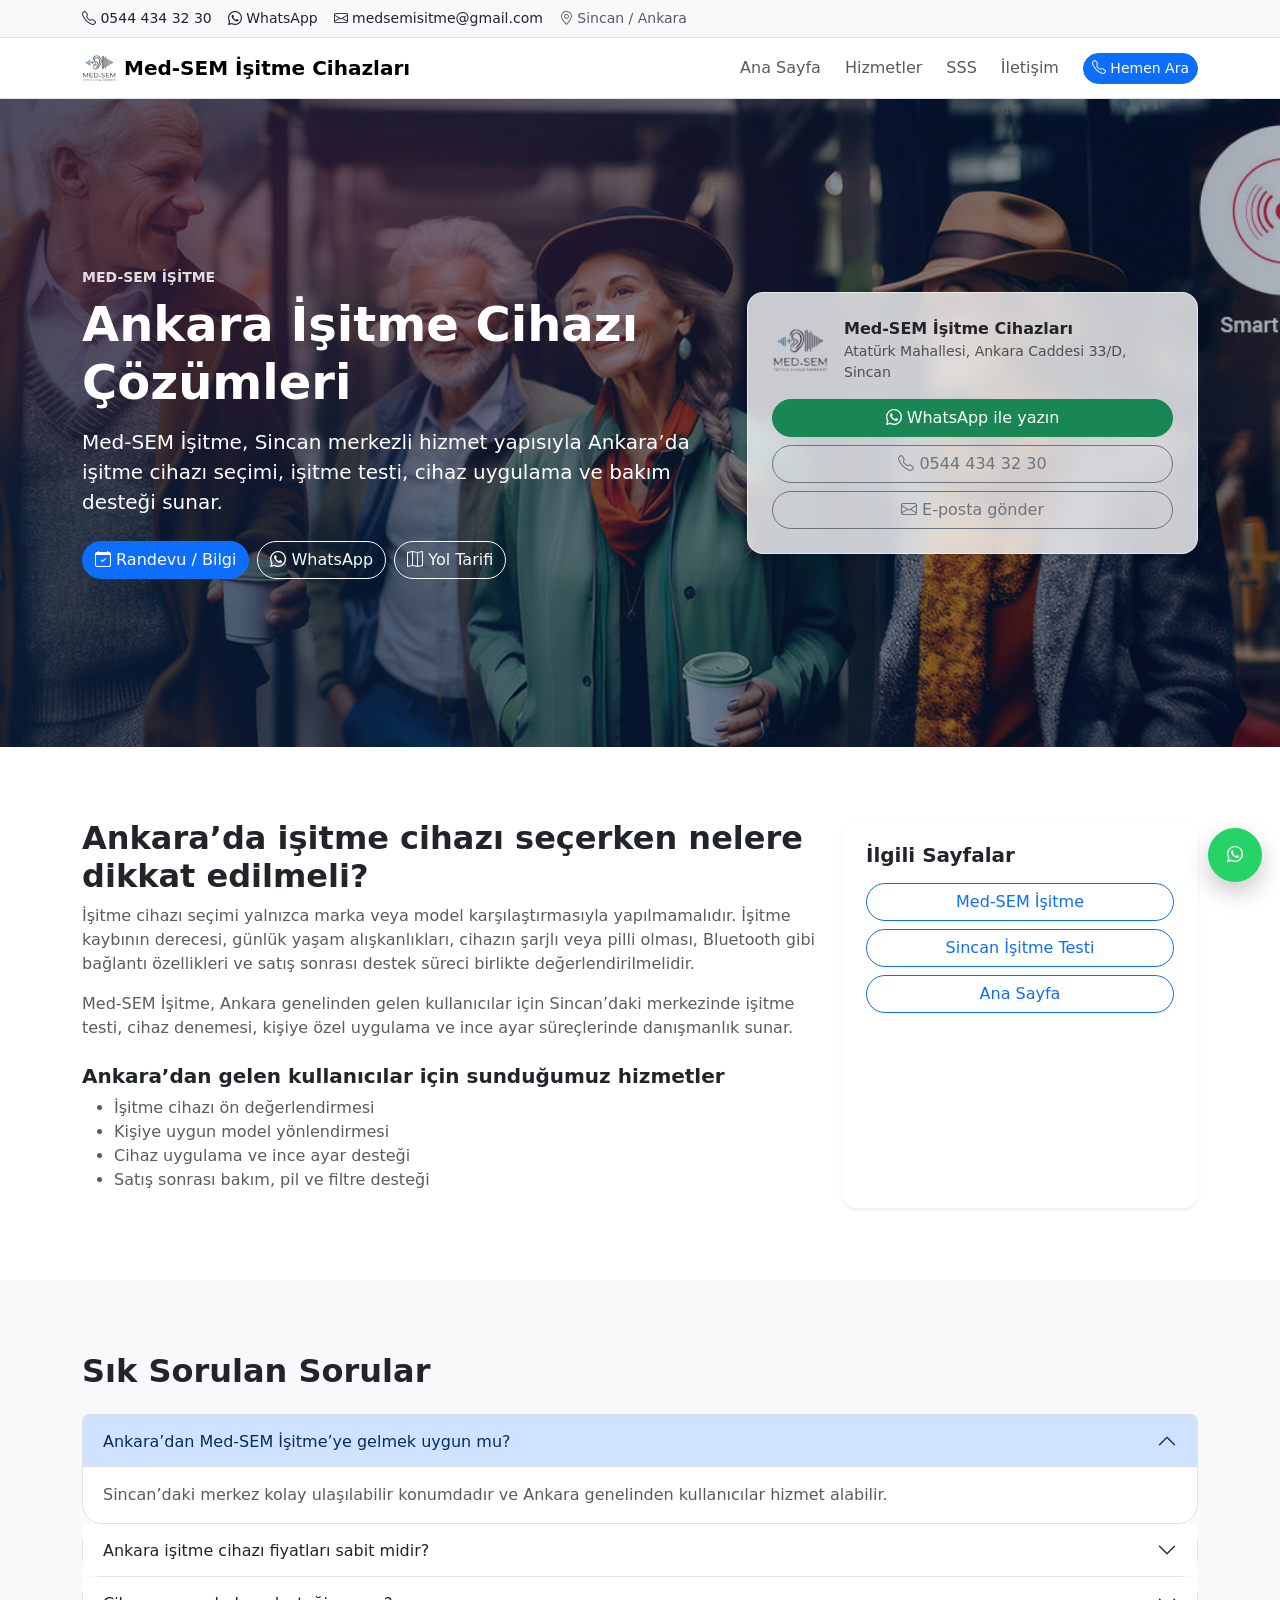
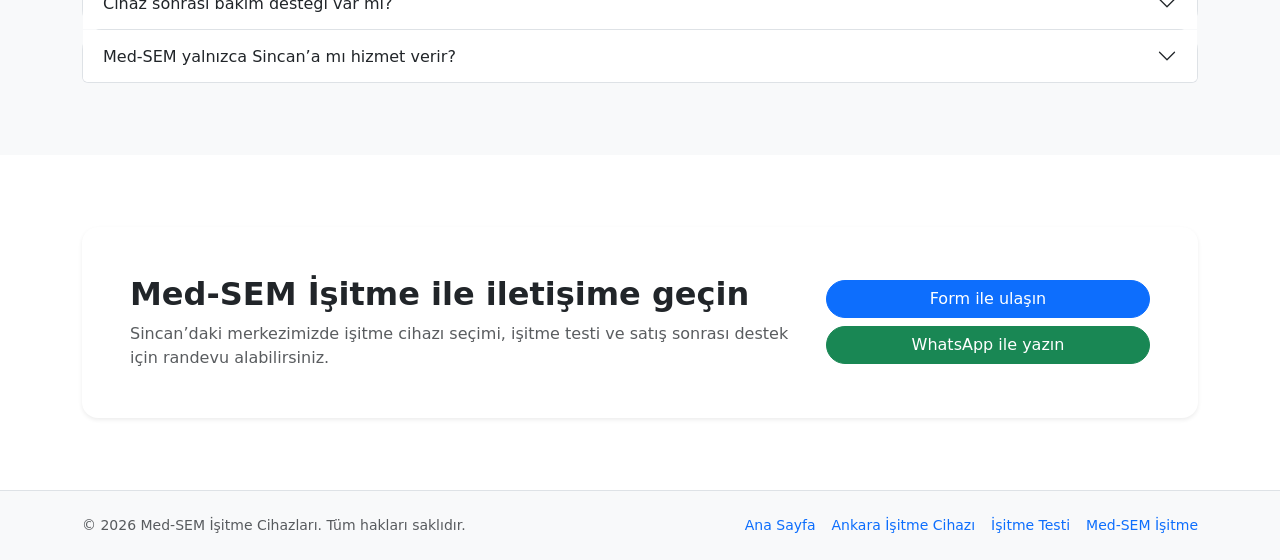
<file: ankara-isitme-cihazi/index.html>
<!doctype html><html lang="tr" data-bs-theme="light"><head><meta charset="utf-8"/><meta name="viewport" content="width=device-width, initial-scale=1.0"/><title>Ankara İşitme Cihazı | Med-SEM İşitme</title><meta name="description" content="Med-SEM İşitme, Sincan merkezli hizmet yapısıyla Ankara’da işitme cihazı seçimi, işitme testi, uygulama ve satış sonrası destek sunar."><meta name="robots" content="index, follow"><link rel="canonical" href="https://sincanisitmecihazi.com/ankara-isitme-cihazi/"><meta property="og:title" content="Ankara İşitme Cihazı | Med-SEM İşitme"><meta property="og:description" content="Med-SEM İşitme, Sincan merkezli hizmet yapısıyla Ankara’da işitme cihazı seçimi, işitme testi, uygulama ve satış sonrası destek sunar."><meta property="og:type" content="article"><meta property="og:url" content="https://sincanisitmecihazi.com/ankara-isitme-cihazi/"><meta property="og:image" content="https://sincanisitmecihazi.com/assets/img/logo-512.png"><meta property="og:locale" content="tr_TR"><meta name="twitter:card" content="summary_large_image"><meta name="twitter:title" content="Ankara İşitme Cihazı | Med-SEM İşitme"><meta name="twitter:description" content="Med-SEM İşitme, Sincan merkezli hizmet yapısıyla Ankara’da işitme cihazı seçimi, işitme testi, uygulama ve satış sonrası destek sunar."><meta name="twitter:image" content="https://sincanisitmecihazi.com/assets/img/logo-512.png"><meta name="theme-color" content="#0d6efd"><link rel="icon" type="image/png" sizes="32x32" href="/assets/img/logo.png"><link rel="apple-touch-icon" href="/assets/img/logo-512.png"><link rel="preconnect" href="https://cdn.jsdelivr.net" crossorigin/><link href="https://cdn.jsdelivr.net/npm/bootstrap@5.3.3/dist/css/bootstrap.min.css" rel="stylesheet"><link href="https://cdn.jsdelivr.net/npm/bootstrap-icons@1.11.3/font/bootstrap-icons.min.css" rel="stylesheet"><link rel="stylesheet" href="https://cdn.jsdelivr.net/npm/swiper/swiper-bundle.min.css"/><link href="../assets/css/custom.css" rel="stylesheet"/><script type="application/ld+json">{
  "@context": "https://schema.org",
  "@graph": [
    {
      "@type": "MedicalBusiness",
      "@id": "https://sincanisitmecihazi.com/#business",
      "name": "Med-SEM İşitme Cihazları",
      "image": "https://sincanisitmecihazi.com/assets/img/logo-512.png",
      "url": "https://sincanisitmecihazi.com/",
      "telephone": "+90 544 434 32 30",
      "address": {
        "@type": "PostalAddress",
        "streetAddress": "Atatürk Mahallesi, Ankara Caddesi 33/D",
        "addressLocality": "Sincan",
        "addressRegion": "Ankara",
        "postalCode": "06936",
        "addressCountry": "TR"
      },
      "areaServed": [
        "Sincan",
        "Ankara"
      ],
      "sameAs": [
        "https://maps.app.goo.gl/bXChtTkntJtczPQC7"
      ]
    },
    {
      "@type": "WebPage",
      "@id": "https://sincanisitmecihazi.com/ankara-isitme-cihazi/#webpage",
      "url": "https://sincanisitmecihazi.com/ankara-isitme-cihazi/",
      "name": "Ankara İşitme Cihazı | Med-SEM İşitme",
      "description": "Med-SEM İşitme, Sincan merkezli hizmet yapısıyla Ankara’da işitme cihazı seçimi, işitme testi, uygulama ve satış sonrası destek sunar.",
      "about": {
        "@id": "https://sincanisitmecihazi.com/#business"
      },
      "inLanguage": "tr"
    },
    {
      "@type": "BreadcrumbList",
      "@id": "https://sincanisitmecihazi.com/ankara-isitme-cihazi/#breadcrumb",
      "itemListElement": [
        {
          "@type": "ListItem",
          "position": 1,
          "name": "Ana Sayfa",
          "item": "https://sincanisitmecihazi.com/"
        },
        {
          "@type": "ListItem",
          "position": 2,
          "name": "Ankara İşitme Cihazı",
          "item": "https://sincanisitmecihazi.com/ankara-isitme-cihazi/"
        }
      ]
    },
    {
      "@type": "FAQPage",
      "mainEntity": [
        {
          "@type": "Question",
          "name": "Ankara’dan Med-SEM İşitme’ye gelmek uygun mu?",
          "acceptedAnswer": {
            "@type": "Answer",
            "text": "Sincan’daki merkez kolay ulaşılabilir konumdadır ve Ankara genelinden kullanıcılar hizmet alabilir."
          }
        },
        {
          "@type": "Question",
          "name": "Ankara işitme cihazı fiyatları sabit midir?",
          "acceptedAnswer": {
            "@type": "Answer",
            "text": "Hayır. Fiyatlar seçilen cihazın teknoloji seviyesine ve kullanıcının ihtiyacına göre değişir."
          }
        },
        {
          "@type": "Question",
          "name": "Cihaz sonrası bakım desteği var mı?",
          "acceptedAnswer": {
            "@type": "Answer",
            "text": "Evet. İnce ayar, kontrol, bakım, pil ve filtre desteği sağlanır."
          }
        },
        {
          "@type": "Question",
          "name": "Med-SEM yalnızca Sincan’a mı hizmet verir?",
          "acceptedAnswer": {
            "@type": "Answer",
            "text": "Hayır. Merkez Sincan’dadır ancak Ankara genelinden danışan kabul edilir."
          }
        }
      ]
    }
  ]
}</script></head><body data-bs-spy="scroll" data-bs-target="#mainNav" data-bs-offset="90" tabindex="0"><div class="topbar py-2 border-bottom bg-body-tertiary"><div class="container d-flex flex-wrap gap-3 justify-content-between align-items-center small"><div class="d-flex flex-wrap gap-3 align-items-center"><a class="text-decoration-none" href="tel:+905444343230"><i class="bi bi-telephone"></i> 0544 434 32 30</a><a class="text-decoration-none" href="https://wa.me/905444343230" target="_blank" rel="noopener noreferrer"><i class="bi bi-whatsapp"></i> WhatsApp</a><a class="text-decoration-none" href="mailto:medsemisitme@gmail.com"><i class="bi bi-envelope"></i> medsemisitme@gmail.com</a><span class="text-muted"><i class="bi bi-geo-alt"></i> Sincan / Ankara</span></div></div></div><nav id="mainNav" class="navbar navbar-expand-lg sticky-top border-bottom bg-body"><div class="container"><a class="navbar-brand d-flex align-items-center gap-2" href="/"><img src="../assets/img/logo.png" alt="Med-SEM Logo" width="34" height="34" class="rounded" /><span class="fw-semibold">Med-SEM İşitme Cihazları</span></a><button class="navbar-toggler" type="button" data-bs-toggle="collapse" data-bs-target="#navContent" aria-controls="navContent" aria-expanded="false" aria-label="Menü"><span class="navbar-toggler-icon"></span></button><div id="navContent" class="collapse navbar-collapse"><ul class="navbar-nav ms-auto align-items-lg-center gap-lg-2"><li class="nav-item"><a class="nav-link" href="/">Ana Sayfa</a></li><li class="nav-item"><a class="nav-link" href="/#services">Hizmetler</a></li><li class="nav-item"><a class="nav-link" href="/#faq">SSS</a></li><li class="nav-item"><a class="nav-link" href="/#contact">İletişim</a></li><li class="nav-item ms-lg-2"><a class="btn btn-primary btn-sm" href="tel:+905444343230"><i class="bi bi-telephone"></i> Hemen Ara</a></li></ul></div></div></nav><header class="hero hero--image d-flex align-items-center"><div class="hero__bg" style="background-image:url('../assets/img/hero.jpg');"></div><div class="hero__overlay"></div><div class="container position-relative py-5"><div class="row align-items-center g-4"><div class="col-lg-7"><p class="text-uppercase small fw-semibold mb-2 text-accent">Med-SEM İşitme</p><h1 class="display-5 fw-bold mb-3">Ankara İşitme Cihazı Çözümleri</h1><p class="lead mb-4">Med-SEM İşitme, Sincan merkezli hizmet yapısıyla Ankara’da işitme cihazı seçimi, işitme testi, cihaz uygulama ve bakım desteği sunar.</p><div class="d-flex flex-wrap gap-2"><a class="btn btn-primary" href="/#contact"><i class="bi bi-calendar-check"></i> Randevu / Bilgi</a><a class="btn btn-outline-light" href="https://wa.me/905444343230" target="_blank" rel="noopener noreferrer"><i class="bi bi-whatsapp"></i> WhatsApp</a><a class="btn btn-outline-light" href="https://maps.app.goo.gl/bXChtTkntJtczPQC7" target="_blank" rel="noopener noreferrer"><i class="bi bi-map"></i> Yol Tarifi</a></div></div><div class="col-lg-5"><div class="glass-card p-3 p-md-4 rounded-4 shadow-sm"><div class="d-flex align-items-center gap-3 mb-3"><img src="../assets/img/logo-512.png" alt="Med-SEM İşitme" width="56" height="56" class="rounded"/><div><div class="fw-semibold">Med-SEM İşitme Cihazları</div><div class="small text-muted">Atatürk Mahallesi, Ankara Caddesi 33/D, Sincan</div></div></div><div class="d-grid gap-2"><a class="btn btn-success" href="https://wa.me/905444343230" target="_blank" rel="noopener noreferrer"><i class="bi bi-whatsapp"></i> WhatsApp ile yazın</a><a class="btn btn-outline-secondary" href="tel:+905444343230"><i class="bi bi-telephone"></i> 0544 434 32 30</a><a class="btn btn-outline-secondary" href="mailto:medsemisitme@gmail.com"><i class="bi bi-envelope"></i> E-posta gönder</a></div></div></div></div></div></header><main><section class="section"><div class="container"><div class="row g-4"><div class="col-lg-8"><h2 class="fw-bold">Ankara’da işitme cihazı seçerken nelere dikkat edilmeli?</h2><p class="text-muted">İşitme cihazı seçimi yalnızca marka veya model karşılaştırmasıyla yapılmamalıdır. İşitme kaybının derecesi, günlük yaşam alışkanlıkları, cihazın şarjlı veya pilli olması, Bluetooth gibi bağlantı özellikleri ve satış sonrası destek süreci birlikte değerlendirilmelidir.</p><p class="text-muted">Med-SEM İşitme, Ankara genelinden gelen kullanıcılar için Sincan’daki merkezinde işitme testi, cihaz denemesi, kişiye özel uygulama ve ince ayar süreçlerinde danışmanlık sunar.</p><h3 class="h5 fw-semibold mt-4">Ankara’dan gelen kullanıcılar için sunduğumuz hizmetler</h3><ul class="text-muted"><li>İşitme cihazı ön değerlendirmesi</li><li>Kişiye uygun model yönlendirmesi</li><li>Cihaz uygulama ve ince ayar desteği</li><li>Satış sonrası bakım, pil ve filtre desteği</li></ul></div><div class="col-lg-4"><div class="card border-0 shadow-sm rounded-4 h-100"><div class="card-body p-4"><h3 class="h5 fw-semibold">İlgili Sayfalar</h3><div class="d-grid gap-2 mt-3"><a class="btn btn-outline-primary" href="/medsem-isitme/">Med-SEM İşitme</a><a class="btn btn-outline-primary" href="/isitme-testi/">Sincan İşitme Testi</a><a class="btn btn-outline-primary" href="/">Ana Sayfa</a></div></div></div></div></div></div></section><section class="section bg-body-tertiary"><div class="container"><h2 class="fw-bold mb-4">Sık Sorulan Sorular</h2><div class="accordion" id="faqAcc"><div class="accordion-item"><h2 class="accordion-header" id="q1"><button class="accordion-button" type="button" data-bs-toggle="collapse" data-bs-target="#a1" aria-expanded="true" aria-controls="a1">Ankara’dan Med-SEM İşitme’ye gelmek uygun mu?</button></h2><div id="a1" class="accordion-collapse collapse show" aria-labelledby="q1" data-bs-parent="#faqAcc"><div class="accordion-body text-muted">Sincan’daki merkez kolay ulaşılabilir konumdadır ve Ankara genelinden kullanıcılar hizmet alabilir.</div></div></div>
<div class="accordion-item"><h2 class="accordion-header" id="q2"><button class="accordion-button collapsed" type="button" data-bs-toggle="collapse" data-bs-target="#a2" aria-expanded="false" aria-controls="a2">Ankara işitme cihazı fiyatları sabit midir?</button></h2><div id="a2" class="accordion-collapse collapse" aria-labelledby="q2" data-bs-parent="#faqAcc"><div class="accordion-body text-muted">Hayır. Fiyatlar seçilen cihazın teknoloji seviyesine ve kullanıcının ihtiyacına göre değişir.</div></div></div>
<div class="accordion-item"><h2 class="accordion-header" id="q3"><button class="accordion-button collapsed" type="button" data-bs-toggle="collapse" data-bs-target="#a3" aria-expanded="false" aria-controls="a3">Cihaz sonrası bakım desteği var mı?</button></h2><div id="a3" class="accordion-collapse collapse" aria-labelledby="q3" data-bs-parent="#faqAcc"><div class="accordion-body text-muted">Evet. İnce ayar, kontrol, bakım, pil ve filtre desteği sağlanır.</div></div></div>
<div class="accordion-item"><h2 class="accordion-header" id="q4"><button class="accordion-button collapsed" type="button" data-bs-toggle="collapse" data-bs-target="#a4" aria-expanded="false" aria-controls="a4">Med-SEM yalnızca Sincan’a mı hizmet verir?</button></h2><div id="a4" class="accordion-collapse collapse" aria-labelledby="q4" data-bs-parent="#faqAcc"><div class="accordion-body text-muted">Hayır. Merkez Sincan’dadır ancak Ankara genelinden danışan kabul edilir.</div></div></div></div></div></section><section class="section"><div class="container"><div class="card border-0 shadow-sm rounded-4"><div class="card-body p-4 p-lg-5"><div class="row align-items-center g-4"><div class="col-lg-8"><h2 class="fw-bold mb-2">Med-SEM İşitme ile iletişime geçin</h2><p class="text-muted mb-0">Sincan’daki merkezimizde işitme cihazı seçimi, işitme testi ve satış sonrası destek için randevu alabilirsiniz.</p></div><div class="col-lg-4"><div class="d-grid gap-2"><a class="btn btn-primary" href="/#contact">Form ile ulaşın</a><a class="btn btn-success" href="https://wa.me/905444343230" target="_blank" rel="noopener noreferrer">WhatsApp ile yazın</a></div></div></div></div></div></div></section></main><footer class="py-4 border-top bg-body-tertiary"><div class="container"><div class="d-flex flex-wrap justify-content-between align-items-center gap-2"><div class="small text-muted">© <span id="year"></span> Med-SEM İşitme Cihazları. Tüm hakları saklıdır.</div><div class="d-flex flex-wrap gap-3 small"><a class="text-decoration-none" href="/">Ana Sayfa</a><a class="text-decoration-none" href="/ankara-isitme-cihazi/">Ankara İşitme Cihazı</a><a class="text-decoration-none" href="/isitme-testi/">İşitme Testi</a><a class="text-decoration-none" href="/medsem-isitme/">Med-SEM İşitme</a></div></div></div></footer><a class="fab-whatsapp" href="https://wa.me/905444343230" target="_blank" rel="noopener noreferrer" aria-label="WhatsApp"><i class="bi bi-whatsapp"></i></a><script src="https://cdn.jsdelivr.net/npm/bootstrap@5.3.3/dist/js/bootstrap.bundle.min.js"></script><script src="../assets/js/main.js"></script></body></html>
</file>
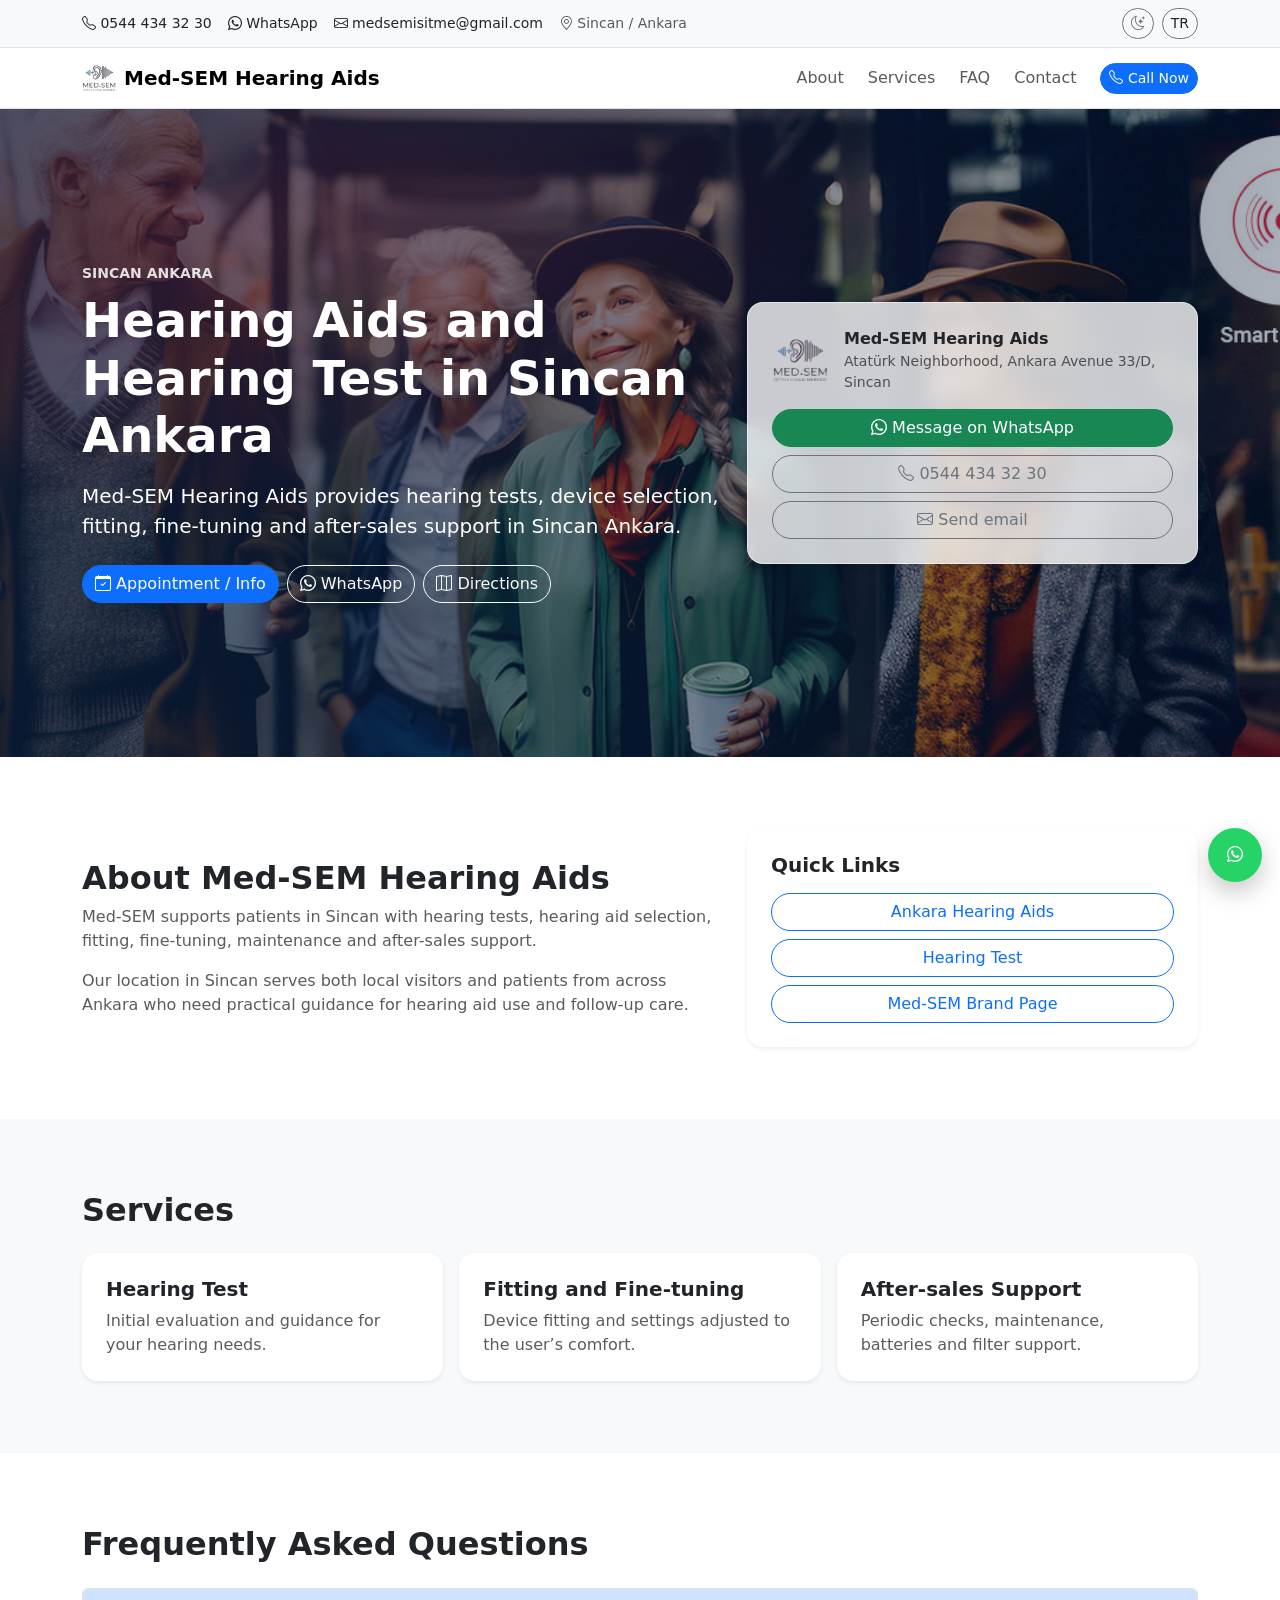
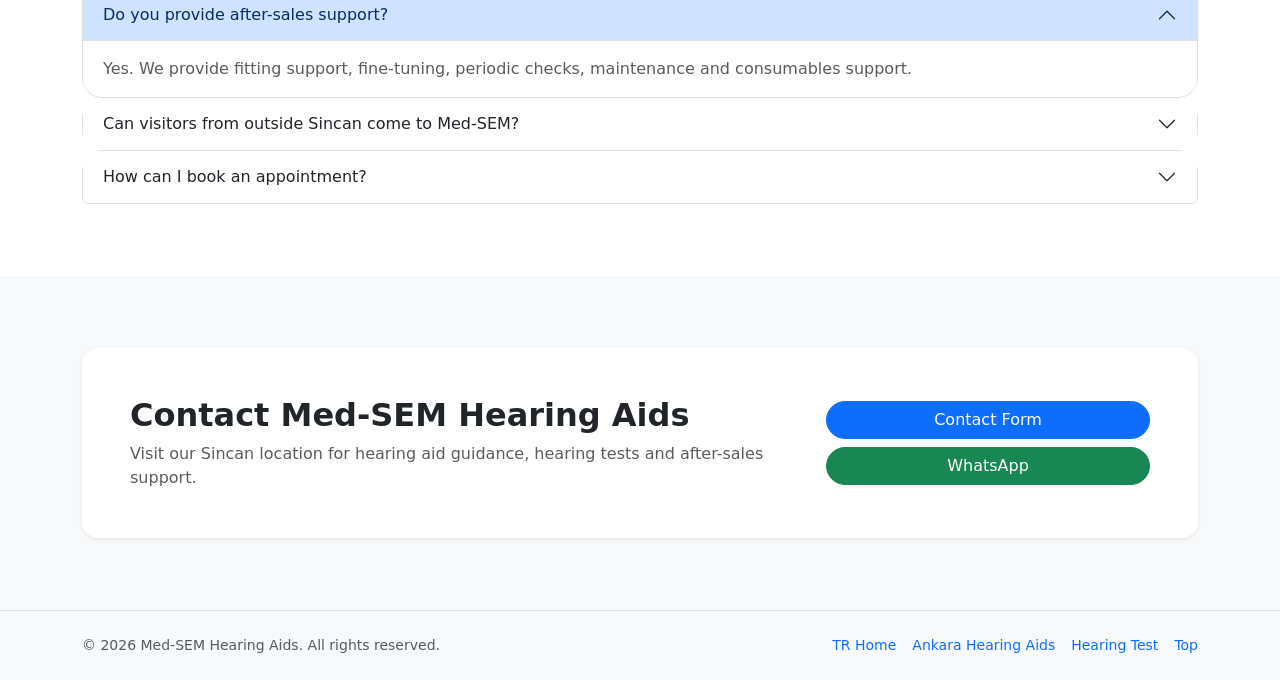
<file: en/index.html>
<!doctype html>
<html lang="en" data-bs-theme="light">
<head>
    <meta charset="utf-8"/>
    <meta name="viewport" content="width=device-width, initial-scale=1.0"/>
    <title>Med-SEM Hearing Aids | Hearing Test and Hearing Aids in Sincan Ankara</title>
    <meta name="description" content="Med-SEM Hearing Aids provides hearing tests, hearing aid fitting, fine-tuning and after-sales support in Sincan Ankara.">
    <meta name="robots" content="index, follow">
    <link rel="canonical" href="https://sincanisitmecihazi.com/en/">
    <link rel="alternate" hreflang="tr" href="https://sincanisitmecihazi.com/">
    <link rel="alternate" hreflang="en" href="https://sincanisitmecihazi.com/en/">
    <link rel="alternate" hreflang="x-default" href="https://sincanisitmecihazi.com/">
    <meta property="og:title" content="Med-SEM Hearing Aids | Hearing Test and Hearing Aids in Sincan Ankara">
    <meta property="og:description" content="Med-SEM Hearing Aids provides hearing tests, hearing aid fitting, fine-tuning and after-sales support in Sincan Ankara.">
    <meta property="og:type" content="website">
    <meta property="og:url" content="https://sincanisitmecihazi.com/en/">
    <meta property="og:image" content="https://sincanisitmecihazi.com/assets/img/logo-512.png">
    <meta property="og:locale" content="en_US">
    <meta name="twitter:card" content="summary_large_image">
    <meta name="twitter:title" content="Med-SEM Hearing Aids | Hearing Test and Hearing Aids in Sincan Ankara">
    <meta name="twitter:description" content="Med-SEM Hearing Aids provides hearing tests, hearing aid fitting, fine-tuning and after-sales support in Sincan Ankara.">
    <meta name="twitter:image" content="https://sincanisitmecihazi.com/assets/img/logo-512.png">
    <meta name="theme-color" content="#0d6efd">
    <link rel="icon" type="image/png" sizes="32x32" href="/assets/img/logo.png">
    <link rel="apple-touch-icon" href="/assets/img/logo-512.png">
    <link rel="preconnect" href="https://cdn.jsdelivr.net" crossorigin/>
    <link href="https://cdn.jsdelivr.net/npm/bootstrap@5.3.3/dist/css/bootstrap.min.css" rel="stylesheet">
    <link href="https://cdn.jsdelivr.net/npm/bootstrap-icons@1.11.3/font/bootstrap-icons.min.css" rel="stylesheet">
    <link rel="stylesheet" href="https://cdn.jsdelivr.net/npm/swiper/swiper-bundle.min.css"/>
    <link href="../assets/css/custom.css" rel="stylesheet"/>
    <script type="application/ld+json">
    {
      "@context": "https://schema.org",
      "@graph": [
        {
          "@type": "MedicalBusiness",
          "@id": "https://sincanisitmecihazi.com/#business",
          "name": "Med-SEM Hearing Aids",
          "image": "https://sincanisitmecihazi.com/assets/img/logo-512.png",
          "url": "https://sincanisitmecihazi.com/en/",
          "telephone": "+90 544 434 32 30",
          "address": {
            "@type": "PostalAddress",
            "streetAddress": "Atatürk Neighborhood, Ankara Avenue 33/D",
            "addressLocality": "Sincan",
            "addressRegion": "Ankara",
            "postalCode": "06936",
            "addressCountry": "TR"
          },
          "areaServed": ["Sincan", "Ankara"],
          "sameAs": ["https://maps.app.goo.gl/bXChtTkntJtczPQC7"]
        },
        {
          "@type": "WebPage",
          "@id": "https://sincanisitmecihazi.com/en/#webpage",
          "url": "https://sincanisitmecihazi.com/en/",
          "name": "Med-SEM Hearing Aids | Hearing Test and Hearing Aids in Sincan Ankara",
          "description": "Med-SEM Hearing Aids provides hearing tests, hearing aid fitting, fine-tuning and after-sales support in Sincan Ankara.",
          "about": {"@id": "https://sincanisitmecihazi.com/#business"},
          "inLanguage": "en"
        }
      ]
    }
    </script>
</head>
<body data-bs-spy="scroll" data-bs-target="#mainNav" data-bs-offset="90" tabindex="0">
<div class="topbar py-2 border-bottom bg-body-tertiary">
    <div class="container d-flex flex-wrap gap-3 justify-content-between align-items-center small">
        <div class="d-flex flex-wrap gap-3 align-items-center">
            <a class="text-decoration-none" href="tel:+905444343230"><i class="bi bi-telephone"></i> 0544 434 32 30</a>
            <a class="text-decoration-none" href="https://wa.me/905444343230" target="_blank" rel="noopener noreferrer"><i class="bi bi-whatsapp"></i> WhatsApp</a>
            <a class="text-decoration-none" href="mailto:medsemisitme@gmail.com"><i class="bi bi-envelope"></i> medsemisitme@gmail.com</a>
            <span class="text-muted"><i class="bi bi-geo-alt"></i> Sincan / Ankara</span>
        </div>
        <div class="d-flex align-items-center gap-2">
            <button id="themeToggle" class="btn btn-sm btn-outline-secondary" type="button" aria-label="Toggle theme">
                <i class="bi bi-moon-stars"></i>
            </button>
            <a class="btn btn-sm btn-outline-secondary" href="../">TR</a>
        </div>
    </div>
</div>

<nav id="mainNav" class="navbar navbar-expand-lg sticky-top border-bottom bg-body">
    <div class="container">
        <a class="navbar-brand d-flex align-items-center gap-2" href="#home">
            <img src="../assets/img/logo.png" alt="Med-SEM Logo" width="34" height="34" class="rounded"/>
            <span class="fw-semibold">Med-SEM Hearing Aids</span>
        </a>
        <button class="navbar-toggler" type="button" data-bs-toggle="collapse" data-bs-target="#navContent" aria-controls="navContent" aria-expanded="false" aria-label="Menu">
            <span class="navbar-toggler-icon"></span>
        </button>
        <div id="navContent" class="collapse navbar-collapse">
            <ul class="navbar-nav ms-auto align-items-lg-center gap-lg-2">
                <li class="nav-item"><a class="nav-link" href="#about">About</a></li>
                <li class="nav-item"><a class="nav-link" href="#services">Services</a></li>
                <li class="nav-item"><a class="nav-link" href="#faq">FAQ</a></li>
                <li class="nav-item"><a class="nav-link" href="#contact">Contact</a></li>
                <li class="nav-item ms-lg-2"><a class="btn btn-primary btn-sm" href="tel:+905444343230"><i class="bi bi-telephone"></i> Call Now</a></li>
            </ul>
        </div>
    </div>
</nav>

<header id="home" class="hero hero--image d-flex align-items-center">
    <div class="hero__bg" style="background-image:url('../assets/img/hero.jpg');"></div>
    <div class="hero__overlay"></div>
    <div class="container position-relative py-5">
        <div class="row align-items-center g-4">
            <div class="col-lg-7">
                <p class="text-uppercase small fw-semibold mb-2 text-accent">Sincan Ankara</p>
                <h1 class="display-5 fw-bold mb-3">Hearing Aids and Hearing Test in Sincan Ankara</h1>
                <p class="lead mb-4">Med-SEM Hearing Aids provides hearing tests, device selection, fitting, fine-tuning and after-sales support in Sincan Ankara.</p>
                <div class="d-flex flex-wrap gap-2">
                    <a class="btn btn-primary" href="#contact"><i class="bi bi-calendar-check"></i> Appointment / Info</a>
                    <a class="btn btn-outline-light" href="https://wa.me/905444343230" target="_blank" rel="noopener noreferrer"><i class="bi bi-whatsapp"></i> WhatsApp</a>
                    <a class="btn btn-outline-light" href="https://maps.app.goo.gl/bXChtTkntJtczPQC7" target="_blank" rel="noopener noreferrer"><i class="bi bi-map"></i> Directions</a>
                </div>
            </div>
            <div class="col-lg-5">
                <div class="glass-card p-3 p-md-4 rounded-4 shadow-sm">
                    <div class="d-flex align-items-center gap-3 mb-3">
                        <img src="../assets/img/logo-512.png" alt="Med-SEM Hearing Aids" width="56" height="56" class="rounded"/>
                        <div>
                            <div class="fw-semibold">Med-SEM Hearing Aids</div>
                            <div class="small text-muted">Atatürk Neighborhood, Ankara Avenue 33/D, Sincan</div>
                        </div>
                    </div>
                    <div class="d-grid gap-2">
                        <a class="btn btn-success" href="https://wa.me/905444343230" target="_blank" rel="noopener noreferrer"><i class="bi bi-whatsapp"></i> Message on WhatsApp</a>
                        <a class="btn btn-outline-secondary" href="tel:+905444343230"><i class="bi bi-telephone"></i> 0544 434 32 30</a>
                        <a class="btn btn-outline-secondary" href="mailto:medsemisitme@gmail.com"><i class="bi bi-envelope"></i> Send email</a>
                    </div>
                </div>
            </div>
        </div>
    </div>
</header>

<main>
    <section id="about" class="section">
        <div class="container">
            <div class="row g-4 align-items-center">
                <div class="col-lg-7">
                    <h2 class="fw-bold">About Med-SEM Hearing Aids</h2>
                    <p class="text-muted">Med-SEM supports patients in Sincan with hearing tests, hearing aid selection, fitting, fine-tuning, maintenance and after-sales support.</p>
                    <p class="text-muted mb-0">Our location in Sincan serves both local visitors and patients from across Ankara who need practical guidance for hearing aid use and follow-up care.</p>
                </div>
                <div class="col-lg-5">
                    <div class="card border-0 shadow-sm rounded-4 h-100">
                        <div class="card-body p-4">
                            <h3 class="h5 fw-semibold">Quick Links</h3>
                            <div class="d-grid gap-2 mt-3">
                                <a class="btn btn-outline-primary" href="../ankara-isitme-cihazi/">Ankara Hearing Aids</a>
                                <a class="btn btn-outline-primary" href="../isitme-testi/">Hearing Test</a>
                                <a class="btn btn-outline-primary" href="../medsem-isitme/">Med-SEM Brand Page</a>
                            </div>
                        </div>
                    </div>
                </div>
            </div>
        </div>
    </section>

    <section id="services" class="section bg-body-tertiary">
        <div class="container">
            <h2 class="fw-bold mb-4">Services</h2>
            <div class="row g-3">
                <div class="col-md-4"><div class="card h-100 border-0 shadow-sm rounded-4"><div class="card-body p-4"><h3 class="h5 fw-semibold">Hearing Test</h3><p class="text-muted mb-0">Initial evaluation and guidance for your hearing needs.</p></div></div></div>
                <div class="col-md-4"><div class="card h-100 border-0 shadow-sm rounded-4"><div class="card-body p-4"><h3 class="h5 fw-semibold">Fitting and Fine-tuning</h3><p class="text-muted mb-0">Device fitting and settings adjusted to the user’s comfort.</p></div></div></div>
                <div class="col-md-4"><div class="card h-100 border-0 shadow-sm rounded-4"><div class="card-body p-4"><h3 class="h5 fw-semibold">After-sales Support</h3><p class="text-muted mb-0">Periodic checks, maintenance, batteries and filter support.</p></div></div></div>
            </div>
        </div>
    </section>

    <section id="faq" class="section">
        <div class="container">
            <h2 class="fw-bold mb-4">Frequently Asked Questions</h2>
            <div class="accordion" id="faqAccEn">
                <div class="accordion-item"><h2 class="accordion-header"><button class="accordion-button" type="button" data-bs-toggle="collapse" data-bs-target="#enf1" aria-expanded="true">Do you provide after-sales support?</button></h2><div id="enf1" class="accordion-collapse collapse show" data-bs-parent="#faqAccEn"><div class="accordion-body text-muted">Yes. We provide fitting support, fine-tuning, periodic checks, maintenance and consumables support.</div></div></div>
                <div class="accordion-item"><h2 class="accordion-header"><button class="accordion-button collapsed" type="button" data-bs-toggle="collapse" data-bs-target="#enf2" aria-expanded="false">Can visitors from outside Sincan come to Med-SEM?</button></h2><div id="enf2" class="accordion-collapse collapse" data-bs-parent="#faqAccEn"><div class="accordion-body text-muted">Yes. Our center is in Sincan and serves visitors from across Ankara.</div></div></div>
                <div class="accordion-item"><h2 class="accordion-header"><button class="accordion-button collapsed" type="button" data-bs-toggle="collapse" data-bs-target="#enf3" aria-expanded="false">How can I book an appointment?</button></h2><div id="enf3" class="accordion-collapse collapse" data-bs-parent="#faqAccEn"><div class="accordion-body text-muted">You can contact us by phone, WhatsApp or the contact form on the main page.</div></div></div>
            </div>
        </div>
    </section>

    <section id="contact" class="section bg-body-tertiary">
        <div class="container">
            <div class="card border-0 shadow-sm rounded-4">
                <div class="card-body p-4 p-lg-5">
                    <div class="row align-items-center g-4">
                        <div class="col-lg-8">
                            <h2 class="fw-bold mb-2">Contact Med-SEM Hearing Aids</h2>
                            <p class="text-muted mb-0">Visit our Sincan location for hearing aid guidance, hearing tests and after-sales support.</p>
                        </div>
                        <div class="col-lg-4">
                            <div class="d-grid gap-2">
                                <a class="btn btn-primary" href="../#contact">Contact Form</a>
                                <a class="btn btn-success" href="https://wa.me/905444343230" target="_blank" rel="noopener noreferrer">WhatsApp</a>
                            </div>
                        </div>
                    </div>
                </div>
            </div>
        </div>
    </section>
</main>

<footer class="py-4 border-top bg-body-tertiary">
    <div class="container">
        <div class="row g-3 align-items-center">
            <div class="col-lg-6">
                <div class="small text-muted">© <span id="year"></span> Med-SEM Hearing Aids. All rights reserved.</div>
            </div>
            <div class="col-lg-6">
                <div class="d-flex flex-wrap gap-3 justify-content-lg-end small">
                    <a class="text-decoration-none" href="../">TR Home</a>
                    <a class="text-decoration-none" href="../ankara-isitme-cihazi/">Ankara Hearing Aids</a>
                    <a class="text-decoration-none" href="../isitme-testi/">Hearing Test</a>
                    <a class="text-decoration-none" href="#home">Top</a>
                </div>
            </div>
        </div>
    </div>
</footer>

<a class="fab-whatsapp" href="https://wa.me/905444343230" target="_blank" rel="noopener noreferrer" aria-label="WhatsApp">
    <i class="bi bi-whatsapp"></i>
</a>

<script src="https://cdn.jsdelivr.net/npm/bootstrap@5.3.3/dist/js/bootstrap.bundle.min.js"></script>
<script src="../assets/js/main.js"></script>
</body>
</html>
</file>
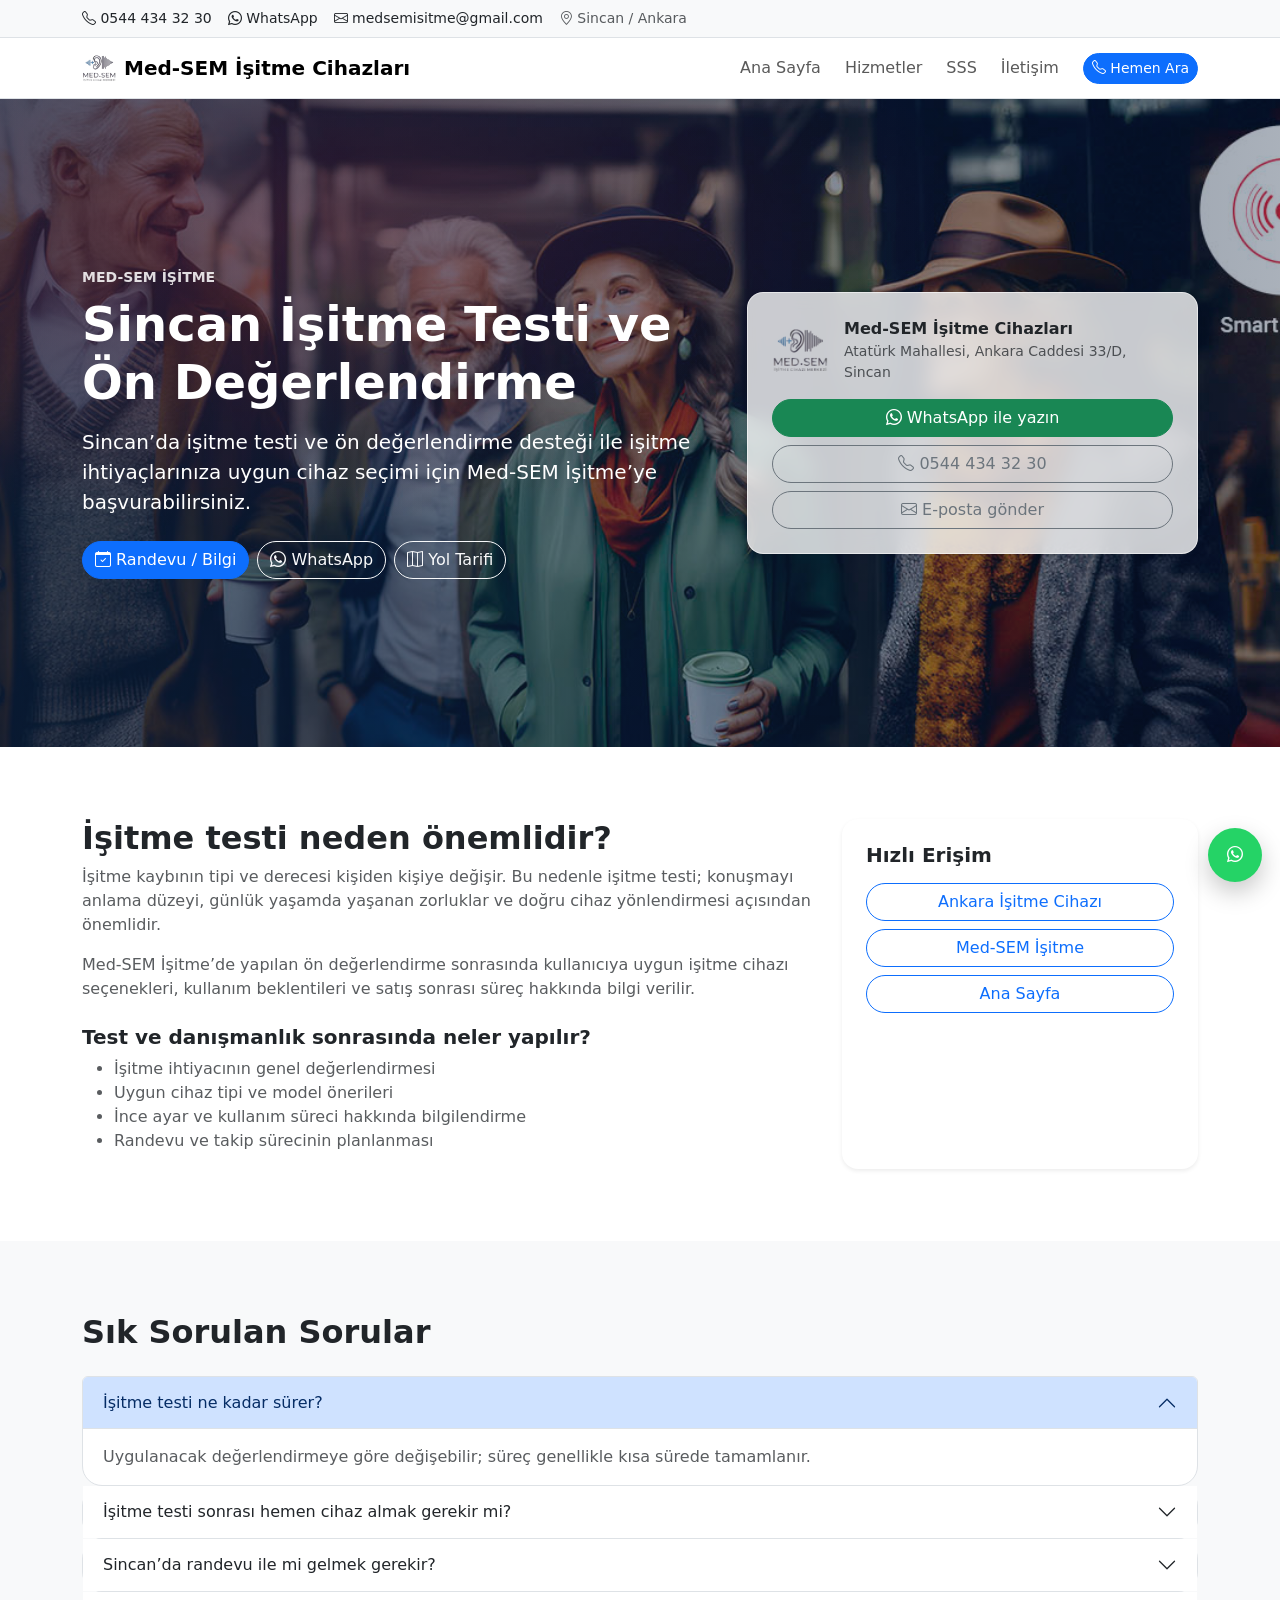
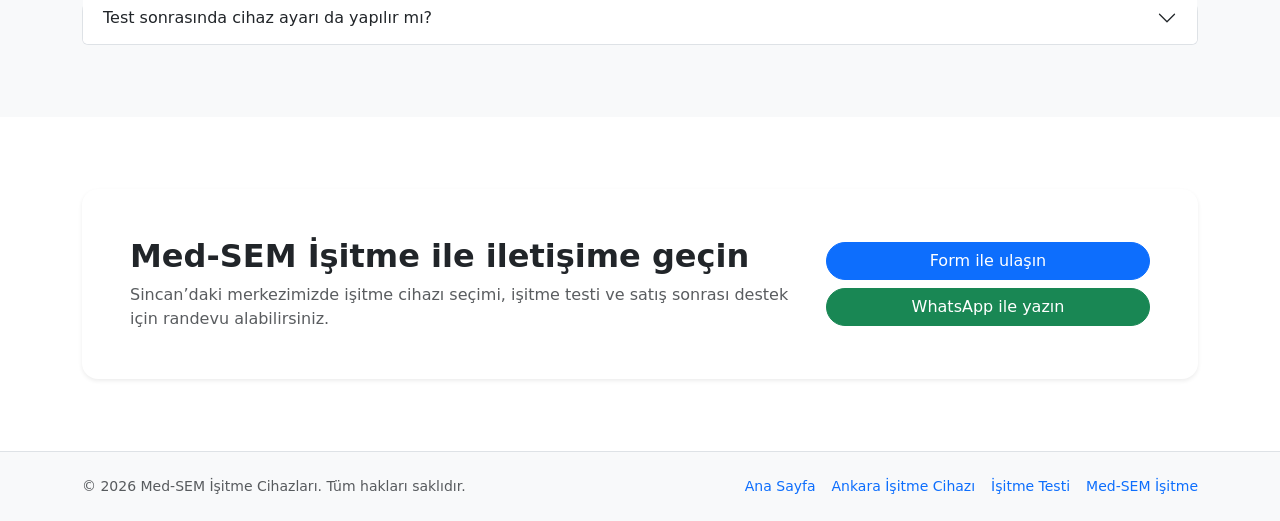
<file: isitme-testi/index.html>
<!doctype html><html lang="tr" data-bs-theme="light"><head><meta charset="utf-8"/><meta name="viewport" content="width=device-width, initial-scale=1.0"/><title>Sincan İşitme Testi | Med-SEM İşitme</title><meta name="description" content="Sincan’da işitme testi, ön değerlendirme, cihaz seçimi ve uygulama desteği için Med-SEM İşitme ile iletişime geçin."><meta name="robots" content="index, follow"><link rel="canonical" href="https://sincanisitmecihazi.com/isitme-testi/"><meta property="og:title" content="Sincan İşitme Testi | Med-SEM İşitme"><meta property="og:description" content="Sincan’da işitme testi, ön değerlendirme, cihaz seçimi ve uygulama desteği için Med-SEM İşitme ile iletişime geçin."><meta property="og:type" content="article"><meta property="og:url" content="https://sincanisitmecihazi.com/isitme-testi/"><meta property="og:image" content="https://sincanisitmecihazi.com/assets/img/logo-512.png"><meta property="og:locale" content="tr_TR"><meta name="twitter:card" content="summary_large_image"><meta name="twitter:title" content="Sincan İşitme Testi | Med-SEM İşitme"><meta name="twitter:description" content="Sincan’da işitme testi, ön değerlendirme, cihaz seçimi ve uygulama desteği için Med-SEM İşitme ile iletişime geçin."><meta name="twitter:image" content="https://sincanisitmecihazi.com/assets/img/logo-512.png"><meta name="theme-color" content="#0d6efd"><link rel="icon" type="image/png" sizes="32x32" href="/assets/img/logo.png"><link rel="apple-touch-icon" href="/assets/img/logo-512.png"><link rel="preconnect" href="https://cdn.jsdelivr.net" crossorigin/><link href="https://cdn.jsdelivr.net/npm/bootstrap@5.3.3/dist/css/bootstrap.min.css" rel="stylesheet"><link href="https://cdn.jsdelivr.net/npm/bootstrap-icons@1.11.3/font/bootstrap-icons.min.css" rel="stylesheet"><link rel="stylesheet" href="https://cdn.jsdelivr.net/npm/swiper/swiper-bundle.min.css"/><link href="../assets/css/custom.css" rel="stylesheet"/><script type="application/ld+json">{
  "@context": "https://schema.org",
  "@graph": [
    {
      "@type": "MedicalBusiness",
      "@id": "https://sincanisitmecihazi.com/#business",
      "name": "Med-SEM İşitme Cihazları",
      "image": "https://sincanisitmecihazi.com/assets/img/logo-512.png",
      "url": "https://sincanisitmecihazi.com/",
      "telephone": "+90 544 434 32 30",
      "address": {
        "@type": "PostalAddress",
        "streetAddress": "Atatürk Mahallesi, Ankara Caddesi 33/D",
        "addressLocality": "Sincan",
        "addressRegion": "Ankara",
        "postalCode": "06936",
        "addressCountry": "TR"
      },
      "areaServed": [
        "Sincan",
        "Ankara"
      ],
      "sameAs": [
        "https://maps.app.goo.gl/bXChtTkntJtczPQC7"
      ]
    },
    {
      "@type": "WebPage",
      "@id": "https://sincanisitmecihazi.com/isitme-testi/#webpage",
      "url": "https://sincanisitmecihazi.com/isitme-testi/",
      "name": "Sincan İşitme Testi | Med-SEM İşitme",
      "description": "Sincan’da işitme testi, ön değerlendirme, cihaz seçimi ve uygulama desteği için Med-SEM İşitme ile iletişime geçin.",
      "about": {
        "@id": "https://sincanisitmecihazi.com/#business"
      },
      "inLanguage": "tr"
    },
    {
      "@type": "BreadcrumbList",
      "@id": "https://sincanisitmecihazi.com/isitme-testi/#breadcrumb",
      "itemListElement": [
        {
          "@type": "ListItem",
          "position": 1,
          "name": "Ana Sayfa",
          "item": "https://sincanisitmecihazi.com/"
        },
        {
          "@type": "ListItem",
          "position": 2,
          "name": "İşitme Testi",
          "item": "https://sincanisitmecihazi.com/isitme-testi/"
        }
      ]
    },
    {
      "@type": "FAQPage",
      "mainEntity": [
        {
          "@type": "Question",
          "name": "İşitme testi ne kadar sürer?",
          "acceptedAnswer": {
            "@type": "Answer",
            "text": "Uygulanacak değerlendirmeye göre değişebilir; süreç genellikle kısa sürede tamamlanır."
          }
        },
        {
          "@type": "Question",
          "name": "İşitme testi sonrası hemen cihaz almak gerekir mi?",
          "acceptedAnswer": {
            "@type": "Answer",
            "text": "Karar, test sonuçları ve kullanım ihtiyacına göre değerlendirilir."
          }
        },
        {
          "@type": "Question",
          "name": "Sincan’da randevu ile mi gelmek gerekir?",
          "acceptedAnswer": {
            "@type": "Answer",
            "text": "Yoğunluğa göre değişebilir; hızlı hizmet için önceden randevu almak faydalıdır."
          }
        },
        {
          "@type": "Question",
          "name": "Test sonrasında cihaz ayarı da yapılır mı?",
          "acceptedAnswer": {
            "@type": "Answer",
            "text": "Uygun görülen durumlarda cihaz seçimi ve uygulama süreci planlanır."
          }
        }
      ]
    }
  ]
}</script></head><body data-bs-spy="scroll" data-bs-target="#mainNav" data-bs-offset="90" tabindex="0"><div class="topbar py-2 border-bottom bg-body-tertiary"><div class="container d-flex flex-wrap gap-3 justify-content-between align-items-center small"><div class="d-flex flex-wrap gap-3 align-items-center"><a class="text-decoration-none" href="tel:+905444343230"><i class="bi bi-telephone"></i> 0544 434 32 30</a><a class="text-decoration-none" href="https://wa.me/905444343230" target="_blank" rel="noopener noreferrer"><i class="bi bi-whatsapp"></i> WhatsApp</a><a class="text-decoration-none" href="mailto:medsemisitme@gmail.com"><i class="bi bi-envelope"></i> medsemisitme@gmail.com</a><span class="text-muted"><i class="bi bi-geo-alt"></i> Sincan / Ankara</span></div></div></div><nav id="mainNav" class="navbar navbar-expand-lg sticky-top border-bottom bg-body"><div class="container"><a class="navbar-brand d-flex align-items-center gap-2" href="/"><img src="../assets/img/logo.png" alt="Med-SEM Logo" width="34" height="34" class="rounded" /><span class="fw-semibold">Med-SEM İşitme Cihazları</span></a><button class="navbar-toggler" type="button" data-bs-toggle="collapse" data-bs-target="#navContent" aria-controls="navContent" aria-expanded="false" aria-label="Menü"><span class="navbar-toggler-icon"></span></button><div id="navContent" class="collapse navbar-collapse"><ul class="navbar-nav ms-auto align-items-lg-center gap-lg-2"><li class="nav-item"><a class="nav-link" href="/">Ana Sayfa</a></li><li class="nav-item"><a class="nav-link" href="/#services">Hizmetler</a></li><li class="nav-item"><a class="nav-link" href="/#faq">SSS</a></li><li class="nav-item"><a class="nav-link" href="/#contact">İletişim</a></li><li class="nav-item ms-lg-2"><a class="btn btn-primary btn-sm" href="tel:+905444343230"><i class="bi bi-telephone"></i> Hemen Ara</a></li></ul></div></div></nav><header class="hero hero--image d-flex align-items-center"><div class="hero__bg" style="background-image:url('../assets/img/hero.jpg');"></div><div class="hero__overlay"></div><div class="container position-relative py-5"><div class="row align-items-center g-4"><div class="col-lg-7"><p class="text-uppercase small fw-semibold mb-2 text-accent">Med-SEM İşitme</p><h1 class="display-5 fw-bold mb-3">Sincan İşitme Testi ve Ön Değerlendirme</h1><p class="lead mb-4">Sincan’da işitme testi ve ön değerlendirme desteği ile işitme ihtiyaçlarınıza uygun cihaz seçimi için Med-SEM İşitme’ye başvurabilirsiniz.</p><div class="d-flex flex-wrap gap-2"><a class="btn btn-primary" href="/#contact"><i class="bi bi-calendar-check"></i> Randevu / Bilgi</a><a class="btn btn-outline-light" href="https://wa.me/905444343230" target="_blank" rel="noopener noreferrer"><i class="bi bi-whatsapp"></i> WhatsApp</a><a class="btn btn-outline-light" href="https://maps.app.goo.gl/bXChtTkntJtczPQC7" target="_blank" rel="noopener noreferrer"><i class="bi bi-map"></i> Yol Tarifi</a></div></div><div class="col-lg-5"><div class="glass-card p-3 p-md-4 rounded-4 shadow-sm"><div class="d-flex align-items-center gap-3 mb-3"><img src="../assets/img/logo-512.png" alt="Med-SEM İşitme" width="56" height="56" class="rounded"/><div><div class="fw-semibold">Med-SEM İşitme Cihazları</div><div class="small text-muted">Atatürk Mahallesi, Ankara Caddesi 33/D, Sincan</div></div></div><div class="d-grid gap-2"><a class="btn btn-success" href="https://wa.me/905444343230" target="_blank" rel="noopener noreferrer"><i class="bi bi-whatsapp"></i> WhatsApp ile yazın</a><a class="btn btn-outline-secondary" href="tel:+905444343230"><i class="bi bi-telephone"></i> 0544 434 32 30</a><a class="btn btn-outline-secondary" href="mailto:medsemisitme@gmail.com"><i class="bi bi-envelope"></i> E-posta gönder</a></div></div></div></div></div></header><main><section class="section"><div class="container"><div class="row g-4"><div class="col-lg-8"><h2 class="fw-bold">İşitme testi neden önemlidir?</h2><p class="text-muted">İşitme kaybının tipi ve derecesi kişiden kişiye değişir. Bu nedenle işitme testi; konuşmayı anlama düzeyi, günlük yaşamda yaşanan zorluklar ve doğru cihaz yönlendirmesi açısından önemlidir.</p><p class="text-muted">Med-SEM İşitme’de yapılan ön değerlendirme sonrasında kullanıcıya uygun işitme cihazı seçenekleri, kullanım beklentileri ve satış sonrası süreç hakkında bilgi verilir.</p><h3 class="h5 fw-semibold mt-4">Test ve danışmanlık sonrasında neler yapılır?</h3><ul class="text-muted"><li>İşitme ihtiyacının genel değerlendirmesi</li><li>Uygun cihaz tipi ve model önerileri</li><li>İnce ayar ve kullanım süreci hakkında bilgilendirme</li><li>Randevu ve takip sürecinin planlanması</li></ul></div><div class="col-lg-4"><div class="card border-0 shadow-sm rounded-4 h-100"><div class="card-body p-4"><h3 class="h5 fw-semibold">Hızlı Erişim</h3><div class="d-grid gap-2 mt-3"><a class="btn btn-outline-primary" href="/ankara-isitme-cihazi/">Ankara İşitme Cihazı</a><a class="btn btn-outline-primary" href="/medsem-isitme/">Med-SEM İşitme</a><a class="btn btn-outline-primary" href="/">Ana Sayfa</a></div></div></div></div></div></div></section><section class="section bg-body-tertiary"><div class="container"><h2 class="fw-bold mb-4">Sık Sorulan Sorular</h2><div class="accordion" id="faqAcc"><div class="accordion-item"><h2 class="accordion-header" id="q1"><button class="accordion-button" type="button" data-bs-toggle="collapse" data-bs-target="#a1" aria-expanded="true" aria-controls="a1">İşitme testi ne kadar sürer?</button></h2><div id="a1" class="accordion-collapse collapse show" aria-labelledby="q1" data-bs-parent="#faqAcc"><div class="accordion-body text-muted">Uygulanacak değerlendirmeye göre değişebilir; süreç genellikle kısa sürede tamamlanır.</div></div></div>
<div class="accordion-item"><h2 class="accordion-header" id="q2"><button class="accordion-button collapsed" type="button" data-bs-toggle="collapse" data-bs-target="#a2" aria-expanded="false" aria-controls="a2">İşitme testi sonrası hemen cihaz almak gerekir mi?</button></h2><div id="a2" class="accordion-collapse collapse" aria-labelledby="q2" data-bs-parent="#faqAcc"><div class="accordion-body text-muted">Karar, test sonuçları ve kullanım ihtiyacına göre değerlendirilir.</div></div></div>
<div class="accordion-item"><h2 class="accordion-header" id="q3"><button class="accordion-button collapsed" type="button" data-bs-toggle="collapse" data-bs-target="#a3" aria-expanded="false" aria-controls="a3">Sincan’da randevu ile mi gelmek gerekir?</button></h2><div id="a3" class="accordion-collapse collapse" aria-labelledby="q3" data-bs-parent="#faqAcc"><div class="accordion-body text-muted">Yoğunluğa göre değişebilir; hızlı hizmet için önceden randevu almak faydalıdır.</div></div></div>
<div class="accordion-item"><h2 class="accordion-header" id="q4"><button class="accordion-button collapsed" type="button" data-bs-toggle="collapse" data-bs-target="#a4" aria-expanded="false" aria-controls="a4">Test sonrasında cihaz ayarı da yapılır mı?</button></h2><div id="a4" class="accordion-collapse collapse" aria-labelledby="q4" data-bs-parent="#faqAcc"><div class="accordion-body text-muted">Uygun görülen durumlarda cihaz seçimi ve uygulama süreci planlanır.</div></div></div></div></div></section><section class="section"><div class="container"><div class="card border-0 shadow-sm rounded-4"><div class="card-body p-4 p-lg-5"><div class="row align-items-center g-4"><div class="col-lg-8"><h2 class="fw-bold mb-2">Med-SEM İşitme ile iletişime geçin</h2><p class="text-muted mb-0">Sincan’daki merkezimizde işitme cihazı seçimi, işitme testi ve satış sonrası destek için randevu alabilirsiniz.</p></div><div class="col-lg-4"><div class="d-grid gap-2"><a class="btn btn-primary" href="/#contact">Form ile ulaşın</a><a class="btn btn-success" href="https://wa.me/905444343230" target="_blank" rel="noopener noreferrer">WhatsApp ile yazın</a></div></div></div></div></div></div></section></main><footer class="py-4 border-top bg-body-tertiary"><div class="container"><div class="d-flex flex-wrap justify-content-between align-items-center gap-2"><div class="small text-muted">© <span id="year"></span> Med-SEM İşitme Cihazları. Tüm hakları saklıdır.</div><div class="d-flex flex-wrap gap-3 small"><a class="text-decoration-none" href="/">Ana Sayfa</a><a class="text-decoration-none" href="/ankara-isitme-cihazi/">Ankara İşitme Cihazı</a><a class="text-decoration-none" href="/isitme-testi/">İşitme Testi</a><a class="text-decoration-none" href="/medsem-isitme/">Med-SEM İşitme</a></div></div></div></footer><a class="fab-whatsapp" href="https://wa.me/905444343230" target="_blank" rel="noopener noreferrer" aria-label="WhatsApp"><i class="bi bi-whatsapp"></i></a><script src="https://cdn.jsdelivr.net/npm/bootstrap@5.3.3/dist/js/bootstrap.bundle.min.js"></script><script src="../assets/js/main.js"></script></body></html>
</file>
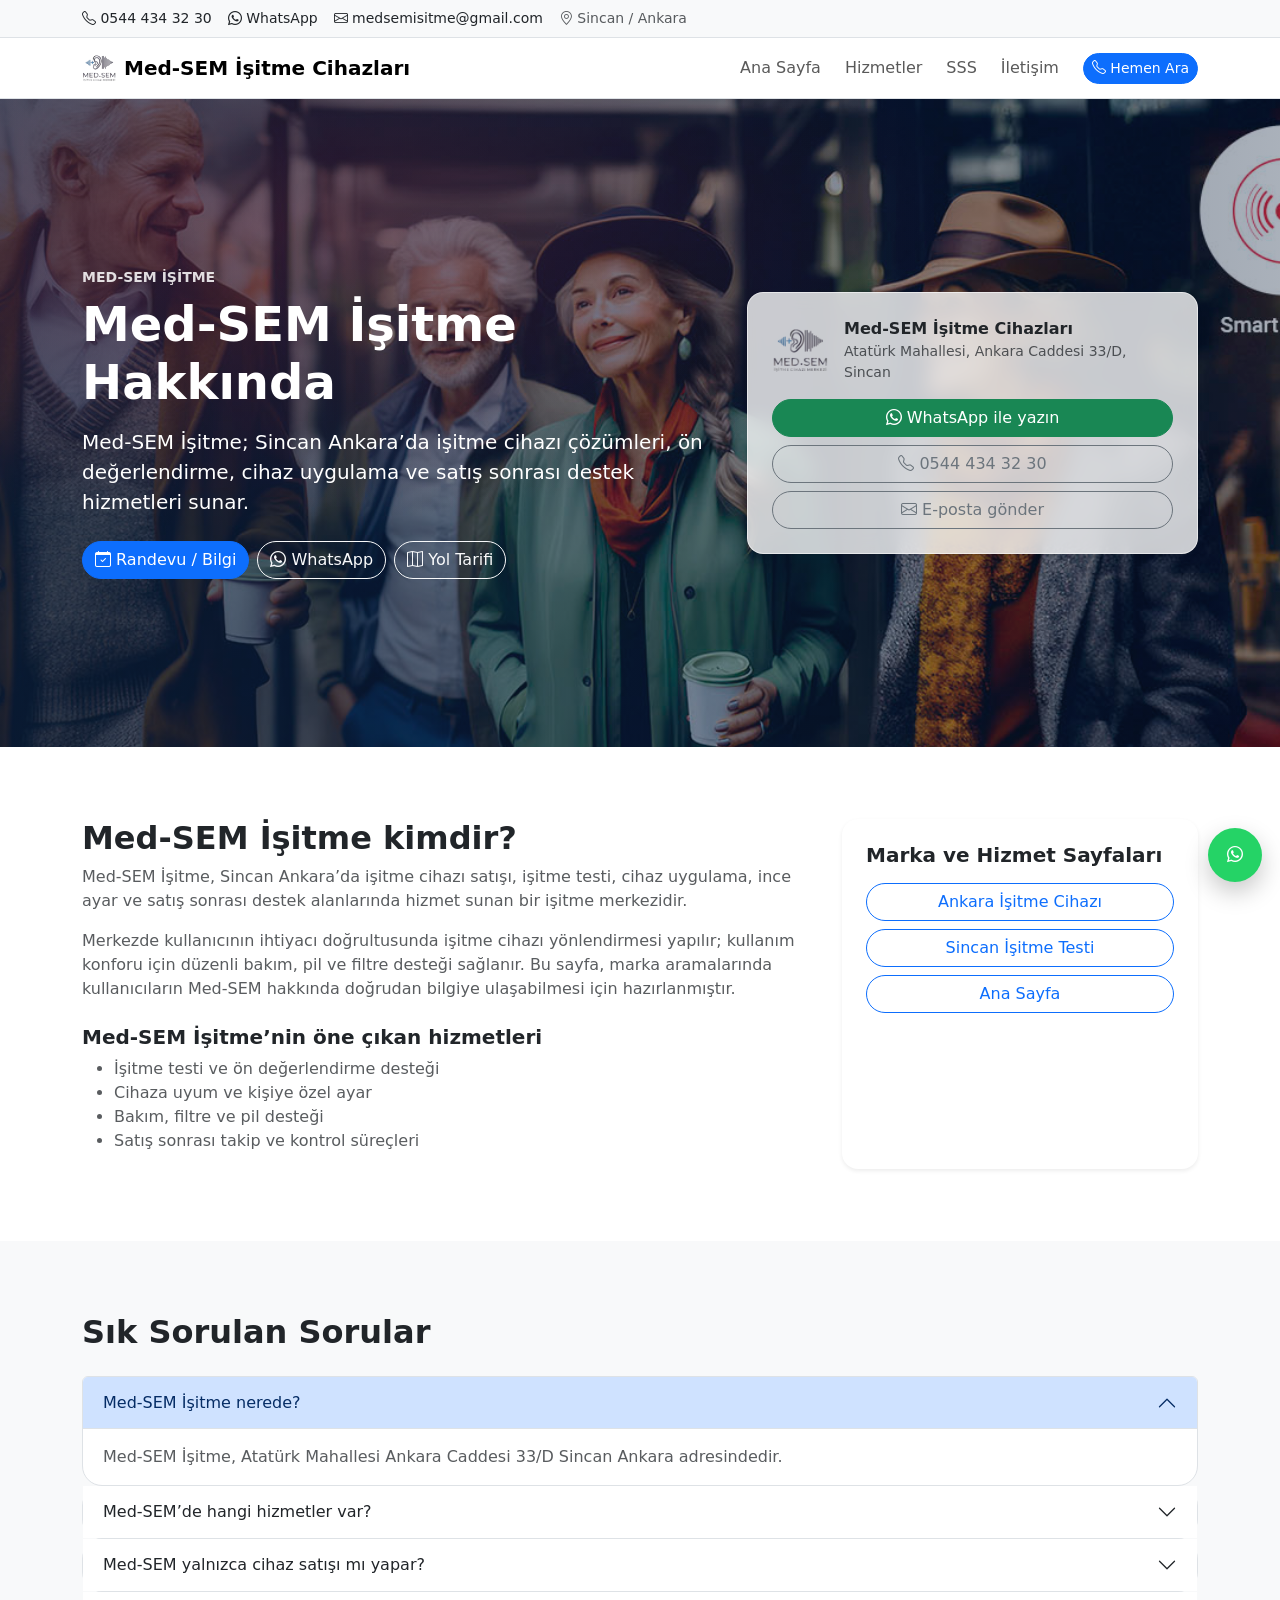
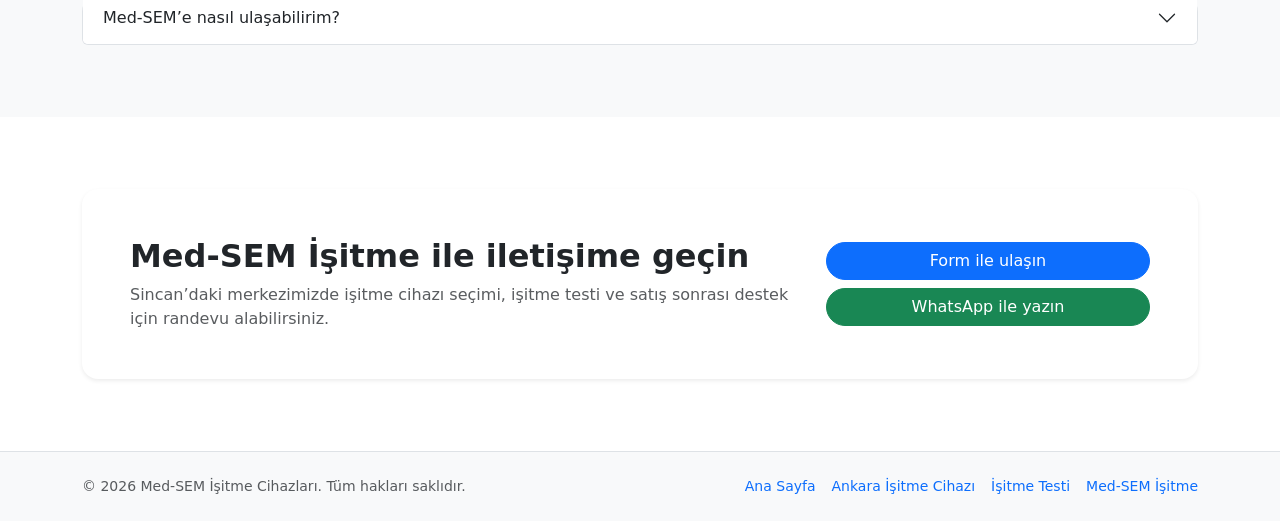
<file: medsem-isitme/index.html>
<!doctype html><html lang="tr" data-bs-theme="light"><head><meta charset="utf-8"/><meta name="viewport" content="width=device-width, initial-scale=1.0"/><title>Med-SEM İşitme | Sincan Ankara İşitme Cihazı Merkezi</title><meta name="description" content="Med-SEM İşitme; Sincan Ankara’da işitme testi, işitme cihazı satışı, uygulama, bakım ve satış sonrası destek hizmetleri sunan işitme merkezidir."><meta name="robots" content="index, follow"><link rel="canonical" href="https://sincanisitmecihazi.com/medsem-isitme/"><meta property="og:title" content="Med-SEM İşitme | Sincan Ankara İşitme Cihazı Merkezi"><meta property="og:description" content="Med-SEM İşitme; Sincan Ankara’da işitme testi, işitme cihazı satışı, uygulama, bakım ve satış sonrası destek hizmetleri sunan işitme merkezidir."><meta property="og:type" content="article"><meta property="og:url" content="https://sincanisitmecihazi.com/medsem-isitme/"><meta property="og:image" content="https://sincanisitmecihazi.com/assets/img/logo-512.png"><meta property="og:locale" content="tr_TR"><meta name="twitter:card" content="summary_large_image"><meta name="twitter:title" content="Med-SEM İşitme | Sincan Ankara İşitme Cihazı Merkezi"><meta name="twitter:description" content="Med-SEM İşitme; Sincan Ankara’da işitme testi, işitme cihazı satışı, uygulama, bakım ve satış sonrası destek hizmetleri sunan işitme merkezidir."><meta name="twitter:image" content="https://sincanisitmecihazi.com/assets/img/logo-512.png"><meta name="theme-color" content="#0d6efd"><link rel="icon" type="image/png" sizes="32x32" href="/assets/img/logo.png"><link rel="apple-touch-icon" href="/assets/img/logo-512.png"><link rel="preconnect" href="https://cdn.jsdelivr.net" crossorigin/><link href="https://cdn.jsdelivr.net/npm/bootstrap@5.3.3/dist/css/bootstrap.min.css" rel="stylesheet"><link href="https://cdn.jsdelivr.net/npm/bootstrap-icons@1.11.3/font/bootstrap-icons.min.css" rel="stylesheet"><link rel="stylesheet" href="https://cdn.jsdelivr.net/npm/swiper/swiper-bundle.min.css"/><link href="../assets/css/custom.css" rel="stylesheet"/><script type="application/ld+json">{
  "@context": "https://schema.org",
  "@graph": [
    {
      "@type": "MedicalBusiness",
      "@id": "https://sincanisitmecihazi.com/#business",
      "name": "Med-SEM İşitme Cihazları",
      "image": "https://sincanisitmecihazi.com/assets/img/logo-512.png",
      "url": "https://sincanisitmecihazi.com/",
      "telephone": "+90 544 434 32 30",
      "address": {
        "@type": "PostalAddress",
        "streetAddress": "Atatürk Mahallesi, Ankara Caddesi 33/D",
        "addressLocality": "Sincan",
        "addressRegion": "Ankara",
        "postalCode": "06936",
        "addressCountry": "TR"
      },
      "areaServed": [
        "Sincan",
        "Ankara"
      ],
      "sameAs": [
        "https://maps.app.goo.gl/bXChtTkntJtczPQC7"
      ]
    },
    {
      "@type": "WebPage",
      "@id": "https://sincanisitmecihazi.com/medsem-isitme/#webpage",
      "url": "https://sincanisitmecihazi.com/medsem-isitme/",
      "name": "Med-SEM İşitme | Sincan Ankara İşitme Cihazı Merkezi",
      "description": "Med-SEM İşitme; Sincan Ankara’da işitme testi, işitme cihazı satışı, uygulama, bakım ve satış sonrası destek hizmetleri sunan işitme merkezidir.",
      "about": {
        "@id": "https://sincanisitmecihazi.com/#business"
      },
      "inLanguage": "tr"
    },
    {
      "@type": "BreadcrumbList",
      "@id": "https://sincanisitmecihazi.com/medsem-isitme/#breadcrumb",
      "itemListElement": [
        {
          "@type": "ListItem",
          "position": 1,
          "name": "Ana Sayfa",
          "item": "https://sincanisitmecihazi.com/"
        },
        {
          "@type": "ListItem",
          "position": 2,
          "name": "Med-SEM İşitme",
          "item": "https://sincanisitmecihazi.com/medsem-isitme/"
        }
      ]
    },
    {
      "@type": "FAQPage",
      "mainEntity": [
        {
          "@type": "Question",
          "name": "Med-SEM İşitme nerede?",
          "acceptedAnswer": {
            "@type": "Answer",
            "text": "Med-SEM İşitme, Atatürk Mahallesi Ankara Caddesi 33/D Sincan Ankara adresindedir."
          }
        },
        {
          "@type": "Question",
          "name": "Med-SEM’de hangi hizmetler var?",
          "acceptedAnswer": {
            "@type": "Answer",
            "text": "İşitme testi, cihaz seçimi, uygulama, ince ayar ve satış sonrası destek hizmetleri sunulur."
          }
        },
        {
          "@type": "Question",
          "name": "Med-SEM yalnızca cihaz satışı mı yapar?",
          "acceptedAnswer": {
            "@type": "Answer",
            "text": "Hayır. Cihaz yönlendirmesi yanında bakım, kontrol ve destek süreçleri de yürütülür."
          }
        },
        {
          "@type": "Question",
          "name": "Med-SEM’e nasıl ulaşabilirim?",
          "acceptedAnswer": {
            "@type": "Answer",
            "text": "Telefon, WhatsApp, e-posta ve Google Maps yol tarifi bağlantıları üzerinden ulaşabilirsiniz."
          }
        }
      ]
    }
  ]
}</script></head><body data-bs-spy="scroll" data-bs-target="#mainNav" data-bs-offset="90" tabindex="0"><div class="topbar py-2 border-bottom bg-body-tertiary"><div class="container d-flex flex-wrap gap-3 justify-content-between align-items-center small"><div class="d-flex flex-wrap gap-3 align-items-center"><a class="text-decoration-none" href="tel:+905444343230"><i class="bi bi-telephone"></i> 0544 434 32 30</a><a class="text-decoration-none" href="https://wa.me/905444343230" target="_blank" rel="noopener noreferrer"><i class="bi bi-whatsapp"></i> WhatsApp</a><a class="text-decoration-none" href="mailto:medsemisitme@gmail.com"><i class="bi bi-envelope"></i> medsemisitme@gmail.com</a><span class="text-muted"><i class="bi bi-geo-alt"></i> Sincan / Ankara</span></div></div></div><nav id="mainNav" class="navbar navbar-expand-lg sticky-top border-bottom bg-body"><div class="container"><a class="navbar-brand d-flex align-items-center gap-2" href="/"><img src="../assets/img/logo.png" alt="Med-SEM Logo" width="34" height="34" class="rounded" /><span class="fw-semibold">Med-SEM İşitme Cihazları</span></a><button class="navbar-toggler" type="button" data-bs-toggle="collapse" data-bs-target="#navContent" aria-controls="navContent" aria-expanded="false" aria-label="Menü"><span class="navbar-toggler-icon"></span></button><div id="navContent" class="collapse navbar-collapse"><ul class="navbar-nav ms-auto align-items-lg-center gap-lg-2"><li class="nav-item"><a class="nav-link" href="/">Ana Sayfa</a></li><li class="nav-item"><a class="nav-link" href="/#services">Hizmetler</a></li><li class="nav-item"><a class="nav-link" href="/#faq">SSS</a></li><li class="nav-item"><a class="nav-link" href="/#contact">İletişim</a></li><li class="nav-item ms-lg-2"><a class="btn btn-primary btn-sm" href="tel:+905444343230"><i class="bi bi-telephone"></i> Hemen Ara</a></li></ul></div></div></nav><header class="hero hero--image d-flex align-items-center"><div class="hero__bg" style="background-image:url('../assets/img/hero.jpg');"></div><div class="hero__overlay"></div><div class="container position-relative py-5"><div class="row align-items-center g-4"><div class="col-lg-7"><p class="text-uppercase small fw-semibold mb-2 text-accent">Med-SEM İşitme</p><h1 class="display-5 fw-bold mb-3">Med-SEM İşitme Hakkında</h1><p class="lead mb-4">Med-SEM İşitme; Sincan Ankara’da işitme cihazı çözümleri, ön değerlendirme, cihaz uygulama ve satış sonrası destek hizmetleri sunar.</p><div class="d-flex flex-wrap gap-2"><a class="btn btn-primary" href="/#contact"><i class="bi bi-calendar-check"></i> Randevu / Bilgi</a><a class="btn btn-outline-light" href="https://wa.me/905444343230" target="_blank" rel="noopener noreferrer"><i class="bi bi-whatsapp"></i> WhatsApp</a><a class="btn btn-outline-light" href="https://maps.app.goo.gl/bXChtTkntJtczPQC7" target="_blank" rel="noopener noreferrer"><i class="bi bi-map"></i> Yol Tarifi</a></div></div><div class="col-lg-5"><div class="glass-card p-3 p-md-4 rounded-4 shadow-sm"><div class="d-flex align-items-center gap-3 mb-3"><img src="../assets/img/logo-512.png" alt="Med-SEM İşitme" width="56" height="56" class="rounded"/><div><div class="fw-semibold">Med-SEM İşitme Cihazları</div><div class="small text-muted">Atatürk Mahallesi, Ankara Caddesi 33/D, Sincan</div></div></div><div class="d-grid gap-2"><a class="btn btn-success" href="https://wa.me/905444343230" target="_blank" rel="noopener noreferrer"><i class="bi bi-whatsapp"></i> WhatsApp ile yazın</a><a class="btn btn-outline-secondary" href="tel:+905444343230"><i class="bi bi-telephone"></i> 0544 434 32 30</a><a class="btn btn-outline-secondary" href="mailto:medsemisitme@gmail.com"><i class="bi bi-envelope"></i> E-posta gönder</a></div></div></div></div></div></header><main><section class="section"><div class="container"><div class="row g-4"><div class="col-lg-8"><h2 class="fw-bold">Med-SEM İşitme kimdir?</h2><p class="text-muted">Med-SEM İşitme, Sincan Ankara’da işitme cihazı satışı, işitme testi, cihaz uygulama, ince ayar ve satış sonrası destek alanlarında hizmet sunan bir işitme merkezidir.</p><p class="text-muted">Merkezde kullanıcının ihtiyacı doğrultusunda işitme cihazı yönlendirmesi yapılır; kullanım konforu için düzenli bakım, pil ve filtre desteği sağlanır. Bu sayfa, marka aramalarında kullanıcıların Med-SEM hakkında doğrudan bilgiye ulaşabilmesi için hazırlanmıştır.</p><h3 class="h5 fw-semibold mt-4">Med-SEM İşitme’nin öne çıkan hizmetleri</h3><ul class="text-muted"><li>İşitme testi ve ön değerlendirme desteği</li><li>Cihaza uyum ve kişiye özel ayar</li><li>Bakım, filtre ve pil desteği</li><li>Satış sonrası takip ve kontrol süreçleri</li></ul></div><div class="col-lg-4"><div class="card border-0 shadow-sm rounded-4 h-100"><div class="card-body p-4"><h3 class="h5 fw-semibold">Marka ve Hizmet Sayfaları</h3><div class="d-grid gap-2 mt-3"><a class="btn btn-outline-primary" href="/ankara-isitme-cihazi/">Ankara İşitme Cihazı</a><a class="btn btn-outline-primary" href="/isitme-testi/">Sincan İşitme Testi</a><a class="btn btn-outline-primary" href="/">Ana Sayfa</a></div></div></div></div></div></div></section><section class="section bg-body-tertiary"><div class="container"><h2 class="fw-bold mb-4">Sık Sorulan Sorular</h2><div class="accordion" id="faqAcc"><div class="accordion-item"><h2 class="accordion-header" id="q1"><button class="accordion-button" type="button" data-bs-toggle="collapse" data-bs-target="#a1" aria-expanded="true" aria-controls="a1">Med-SEM İşitme nerede?</button></h2><div id="a1" class="accordion-collapse collapse show" aria-labelledby="q1" data-bs-parent="#faqAcc"><div class="accordion-body text-muted">Med-SEM İşitme, Atatürk Mahallesi Ankara Caddesi 33/D Sincan Ankara adresindedir.</div></div></div>
<div class="accordion-item"><h2 class="accordion-header" id="q2"><button class="accordion-button collapsed" type="button" data-bs-toggle="collapse" data-bs-target="#a2" aria-expanded="false" aria-controls="a2">Med-SEM’de hangi hizmetler var?</button></h2><div id="a2" class="accordion-collapse collapse" aria-labelledby="q2" data-bs-parent="#faqAcc"><div class="accordion-body text-muted">İşitme testi, cihaz seçimi, uygulama, ince ayar ve satış sonrası destek hizmetleri sunulur.</div></div></div>
<div class="accordion-item"><h2 class="accordion-header" id="q3"><button class="accordion-button collapsed" type="button" data-bs-toggle="collapse" data-bs-target="#a3" aria-expanded="false" aria-controls="a3">Med-SEM yalnızca cihaz satışı mı yapar?</button></h2><div id="a3" class="accordion-collapse collapse" aria-labelledby="q3" data-bs-parent="#faqAcc"><div class="accordion-body text-muted">Hayır. Cihaz yönlendirmesi yanında bakım, kontrol ve destek süreçleri de yürütülür.</div></div></div>
<div class="accordion-item"><h2 class="accordion-header" id="q4"><button class="accordion-button collapsed" type="button" data-bs-toggle="collapse" data-bs-target="#a4" aria-expanded="false" aria-controls="a4">Med-SEM’e nasıl ulaşabilirim?</button></h2><div id="a4" class="accordion-collapse collapse" aria-labelledby="q4" data-bs-parent="#faqAcc"><div class="accordion-body text-muted">Telefon, WhatsApp, e-posta ve Google Maps yol tarifi bağlantıları üzerinden ulaşabilirsiniz.</div></div></div></div></div></section><section class="section"><div class="container"><div class="card border-0 shadow-sm rounded-4"><div class="card-body p-4 p-lg-5"><div class="row align-items-center g-4"><div class="col-lg-8"><h2 class="fw-bold mb-2">Med-SEM İşitme ile iletişime geçin</h2><p class="text-muted mb-0">Sincan’daki merkezimizde işitme cihazı seçimi, işitme testi ve satış sonrası destek için randevu alabilirsiniz.</p></div><div class="col-lg-4"><div class="d-grid gap-2"><a class="btn btn-primary" href="/#contact">Form ile ulaşın</a><a class="btn btn-success" href="https://wa.me/905444343230" target="_blank" rel="noopener noreferrer">WhatsApp ile yazın</a></div></div></div></div></div></div></section></main><footer class="py-4 border-top bg-body-tertiary"><div class="container"><div class="d-flex flex-wrap justify-content-between align-items-center gap-2"><div class="small text-muted">© <span id="year"></span> Med-SEM İşitme Cihazları. Tüm hakları saklıdır.</div><div class="d-flex flex-wrap gap-3 small"><a class="text-decoration-none" href="/">Ana Sayfa</a><a class="text-decoration-none" href="/ankara-isitme-cihazi/">Ankara İşitme Cihazı</a><a class="text-decoration-none" href="/isitme-testi/">İşitme Testi</a><a class="text-decoration-none" href="/medsem-isitme/">Med-SEM İşitme</a></div></div></div></footer><a class="fab-whatsapp" href="https://wa.me/905444343230" target="_blank" rel="noopener noreferrer" aria-label="WhatsApp"><i class="bi bi-whatsapp"></i></a><script src="https://cdn.jsdelivr.net/npm/bootstrap@5.3.3/dist/js/bootstrap.bundle.min.js"></script><script src="../assets/js/main.js"></script></body></html>
</file>
<file: assets/css/custom.css>
/* Med-SEM one-page theme (navy / red / white) + dark mode
   Note: This file overrides some Bootstrap colors via CSS variables. */

:root{
  --brand-navy: #0b1f3a;
  --brand-navy-2: #08172b;
  --brand-red: #e11d2e;
  --brand-red-2: #b81423;

  --radius-xl: 1.25rem;

  --bs-primary: var(--brand-red);
  --bs-link-color: var(--brand-red);
  --bs-link-hover-color: var(--brand-red-2);
}

/* Dark mode tuning */
html[data-bs-theme="dark"]{
  --bs-body-bg: #071426;
  --bs-body-color: #e6edf6;
  --bs-body-color-rgb: 230, 237, 246;

  --bs-secondary-color: rgba(230, 237, 246, 0.70);
  --bs-tertiary-color: rgba(230, 237, 246, 0.55);

  --bs-border-color: rgba(255,255,255,0.10);
  --bs-card-bg: rgba(255,255,255,0.03);
}

/* Topbar link colors in both themes */
.topbar a{ color: var(--bs-body-color); }
.topbar a:hover{ color: var(--brand-red); }

/* Common section spacing */
.section{
  padding: 72px 0;
}

/* HERO */
.hero{
  min-height: 72vh;
  position: relative;
  overflow: hidden;
}
.hero--image .hero__bg{
  position:absolute; inset:0;
  background-size: cover;
  background-position: center;
  transform: scale(1.03);
}
.hero--image .hero__overlay{
  position:absolute; inset:0;
  background:
    radial-gradient(1200px 500px at 20% 20%, rgba(225,29,46,0.18), transparent 60%),
    linear-gradient(90deg, rgba(11,31,58,0.78), rgba(11,31,58,0.35));
}
html[data-bs-theme="dark"] .hero--image .hero__overlay{
  background:
    radial-gradient(1200px 500px at 20% 20%, rgba(225,29,46,0.20), transparent 60%),
    linear-gradient(90deg, rgba(7,20,38,0.86), rgba(7,20,38,0.45));
}
.hero h1, .hero p{ color: #fff; }
.text-accent{ color: rgba(255,255,255,0.85) !important; }
.text-hero-muted{ color: rgba(255,255,255,0.78) !important; }

/* Glass card on hero */
.glass-card{
  background: rgba(255,255,255,0.78);
  border: 1px solid rgba(255,255,255,0.55);
  backdrop-filter: blur(10px);
}
html[data-bs-theme="dark"] .glass-card{
  background: rgba(8,23,43,0.55);
  border: 1px solid rgba(255,255,255,0.10);
}

/* Icon circle */
.icon-circle{
  width: 48px;
  height: 48px;
  border-radius: 50%;
  display:flex;
  align-items:center;
  justify-content:center;
  background: rgba(225,29,46,0.10);
  color: var(--brand-red);
}
html[data-bs-theme="dark"] .icon-circle{
  background: rgba(225,29,46,0.18);
}

/* Bernafon showcase */
.section-bernafon{
  background: var(--brand-navy);
}
.bernafon-slide{
  min-height: 560px;
  background-size: cover;
  background-position: center;
  position: relative;
}
.bernafon-overlay{
  position:absolute; inset:0;
  background:
    radial-gradient(900px 480px at 20% 15%, rgba(225,29,46,0.18), transparent 65%),
    linear-gradient(90deg, rgba(11,31,58,0.86), rgba(11,31,58,0.38));
}
.bernafon-overlay--strong{
  background:
    radial-gradient(900px 480px at 20% 15%, rgba(225,29,46,0.20), transparent 65%),
    linear-gradient(90deg, rgba(11,31,58,0.92), rgba(11,31,58,0.56));
}

/* Make indicators visible on darker backgrounds */
.section-bernafon .carousel-indicators [data-bs-target]{
  width: 10px;
  height: 10px;
  border-radius: 50%;
}
.section-bernafon .carousel-control-prev-icon,
.section-bernafon .carousel-control-next-icon{
  filter: drop-shadow(0 2px 8px rgba(0,0,0,0.4));
}

.device-frame{
  background: rgba(255,255,255,0.12);
  border: 1px solid rgba(255,255,255,0.18);
  border-radius: var(--radius-xl);
  padding: 18px;
  backdrop-filter: blur(6px);
}
.device-frame img{
  max-height: 420px;
  width: 100%;
  object-fit: contain;
}

/* Gallery images */
.gallery-img{
  height: 180px;
  object-fit: cover;
}

/* WhatsApp floating button */
.fab-whatsapp{
  position: fixed;
  right: 18px;
  bottom: 18px;
  width: 54px;
  height: 54px;
  border-radius: 50%;
  background: #25D366;
  color: #fff;
  display: grid;
  place-items: center;
  text-decoration: none;
  box-shadow: 0 10px 24px rgba(0,0,0,0.22);
  z-index: 1080;
}
.fab-whatsapp:hover{ color:#fff; filter: brightness(0.95); }

/* Slightly rounder cards across the site */
.card, .btn, .form-control, .accordion-item{
  border-radius: var(--radius-xl);
}


/* Ensure navbar toggler icon is visible in both themes */
.navbar{
  --bs-navbar-toggler-icon-bg: url("data:image/svg+xml,%3csvg xmlns='http://www.w3.org/2000/svg' viewBox='0 0 30 30'%3e%3cpath stroke='rgba%280,0,0,0.75%29' stroke-linecap='round' stroke-miterlimit='10' stroke-width='2' d='M4 7h22M4 15h22M4 23h22'/%3e%3c/svg%3e");
}
html[data-bs-theme='dark'] .navbar{
  --bs-navbar-toggler-icon-bg: url("data:image/svg+xml,%3csvg xmlns='http://www.w3.org/2000/svg' viewBox='0 0 30 30'%3e%3cpath stroke='rgba%28255,255,255,0.88%29' stroke-linecap='round' stroke-miterlimit='10' stroke-width='2' d='M4 7h22M4 15h22M4 23h22'/%3e%3c/svg%3e");
}

/* Kullanıcı Yorumları Sekmesi */
#kullanici-yorumlari .ky-header{
  display:flex;
  align-items:baseline;
  justify-content:space-between;
  gap:16px;
  margin-bottom:18px;
  flex-wrap:wrap;
}

#kullanici-yorumlari .ky-badge{
  font-weight:700;
  font-size:14px;
  letter-spacing:.2px;
  padding:10px 14px;
  border-radius:999px;
  background:#0b57d0;
  color:#fff;
  white-space:nowrap;
}

#kullanici-yorumlari .yorum-galeri{
  display:grid;
  grid-template-columns:repeat(4, minmax(0, 1fr));
  gap:12px;
}

#kullanici-yorumlari .yorum-galeri img{
  width:100%;
  height:220px;
  object-fit:cover;
  border-radius:14px;
  box-shadow:0 6px 18px rgba(0,0,0,.08);
  background:#fff;
}

@media (max-width: 992px){
  #kullanici-yorumlari .yorum-galeri{ grid-template-columns:repeat(2, minmax(0, 1fr)); }
  #kullanici-yorumlari .yorum-galeri img{ height:200px; }
}
@media (max-width: 600px){
  #kullanici-yorumlari .yorum-galeri img{ height:180px; }
}

/* Kullanıcı Yorumları (Minimal Slider) */
.ky-section{
  padding: 56px 16px;
  /* site arka planıyla uyum: koyu degrade */
  background: linear-gradient(180deg, #08172b 0%, #0b1f3a 100%);
}
.ky-section .ky-header{
  display:flex;
  align-items:baseline;
  justify-content:space-between;
  gap:16px;
  margin-bottom:18px;
}
.ky-section .ky-badge{
  font-weight:700;
  font-size:14px;
  letter-spacing:.3px;
  padding:10px 14px;
  border-radius:999px;
  background: rgba(11,87,208,.95);
  color:#fff;
  white-space:nowrap;
}

/* Kart: beyaz alan iptal, sayfa arka planını kullan */
.ky-section .ky-card{
  background: rgba(255,255,255,.04);
  border: 1px solid rgba(255,255,255,.10);
  border-radius: 18px;
  padding: 10px;
  margin: 0;
  box-shadow: 0 12px 34px rgba(0,0,0,.28);
  backdrop-filter: blur(6px);
}

/* Görsel: kesmeden sığdır, etrafı beyaz değil */
.ky-section .ky-card img{
  width: 100%;
  height: 520px;
  object-fit: contain;
  display:block;
  border-radius: 12px;
  background: transparent;
}

/* Swiper kontrolleri: minimalist */
.ky-section .swiper-pagination-bullet{
  background: rgba(255,255,255,.35);
  opacity: 1;
}
.ky-section .swiper-pagination-bullet-active{
  background: rgba(255,255,255,.85);
}

.ky-section .swiper-button-prev,
.ky-section .swiper-button-next{
  color: rgba(255,255,255,.85);
  width: 44px;
  height: 44px;
}
.ky-section .swiper-button-prev:after,
.ky-section .swiper-button-next:after{
  font-size: 22px;
}

@media (max-width: 992px){
  .ky-section .ky-card img{ height: 420px; }
}
@media (max-width: 600px){
  .ky-section .ky-header{ flex-direction:column; align-items:flex-start; }
  .ky-section .ky-card{ padding: 8px; }
  .ky-section .ky-card img{ height: 340px; }
}

/* Yorumlar + Ofis yan yana düzen */
.ky-section .ky-grid{
  display:grid;
  grid-template-columns: 1fr 1fr;
  gap: 18px;
  align-items: start;
}
.ky-section .ky-subtitle{
  font-weight: 700;
  font-size: 16px;
  color: rgba(255,255,255,.86);
  margin: 0 0 10px 6px;
  letter-spacing: .2px;
}
.ky-section .swiper{ width: 100%; }

@media (max-width: 992px){
  .ky-section .ky-grid{ grid-template-columns: 1fr; }
  .ky-section .ky-subtitle{ margin-top: 10px; }
}

/* Fix: yan yana slider görünürlüğü + daha kompakt yükseklik */
.ky-section .ky-col{ min-width: 0; }
.ky-section .ky-card img{ height: 420px; }
@media (max-width: 992px){ .ky-section .ky-card img{ height: 360px; } }
@media (max-width: 600px){ .ky-section .ky-card img{ height: 300px; } }


/* Yorum Slider: Blur -> Clear (aktif slide) */
.ky-swiper .swiper-slide{
  opacity: .25;
  filter: blur(6px);
  transition: opacity 450ms ease, filter 450ms ease;
}
.ky-swiper .swiper-slide-active{
  opacity: 1;
  filter: blur(0);
}

/* Swiper fade effect uses absolute slides; keep transitions clean */
.ky-swiper.swiper-fade .swiper-slide{
  pointer-events: none;
}
.ky-swiper.swiper-fade .swiper-slide-active{
  pointer-events: auto;
}

/* Ofis Lightbox */
.ofis-lightbox{
  position: fixed;
  inset: 0;
  background: rgba(0,0,0,.74);
  display: none;
  align-items: center;
  justify-content: center;
  padding: 24px;
  z-index: 9999;
}
.ofis-lightbox.is-open{
  display: flex;
}
.ofis-lightbox__img{
  max-width: min(1100px, 92vw);
  max-height: 86vh;
  width: auto;
  height: auto;
  border-radius: 14px;
  box-shadow: 0 18px 60px rgba(0,0,0,.55);
}
.ofis-lightbox__close{
  position: absolute;
  top: 18px;
  right: 18px;
  width: 44px;
  height: 44px;
  border-radius: 999px;
  border: 1px solid rgba(255,255,255,.28);
  background: rgba(255,255,255,.10);
  color: rgba(255,255,255,.92);
  font-size: 28px;
  line-height: 40px;
  cursor: pointer;
}
.ofis-lightbox__close:hover{
  background: rgba(255,255,255,.16);
}
.ofis-lightbox-open{
  overflow: hidden;
}

/* Ofis slider görselleri tıklanabilir */
.ofis-swiper img{ cursor: zoom-in; }

/* Başlıkları slider üstüne ortala + badge yukarı */
.ky-gridwrap{
  position: relative;
  padding-top: 18px; /* badge için üst boşluk */
}
.ky-badge-center{
  position: absolute;
  top: -14px;            /* daha yukarı */
  left: 50%;
  transform: translateX(-50%);
  z-index: 3;
  box-shadow: 0 10px 30px rgba(0,0,0,.25);
}
.ky-col-title{
  text-align: center;
  margin: 0 0 12px 0;
}
@media (max-width: 992px){
  .ky-badge-center{
    position: static;
    transform: none;
    margin: 0 auto 14px auto;
    display: inline-block;
  }
  .ky-gridwrap{ padding-top: 0; text-align: center; }
}

/* Başlık çerçevesi (tema uyumlu pill) */
.ky-title-pill{
  display:inline-block;
  padding: 10px 16px;
  border-radius: 999px;
  background: rgba(255,255,255,.06);
  border: 1px solid rgba(255,255,255,.14);
  box-shadow: 0 10px 30px rgba(0,0,0,.18);
  backdrop-filter: blur(6px);
}

/* Badge yıldızlar */
.ky-badge-center{
  display:flex;
  align-items:center;
  gap:10px;
}
.ky-stars{
  color: #f6c343; /* sarı yıldız */
  letter-spacing: 1px;
  font-size: 14px;
  line-height: 1;
}
.ky-badge-text{
  font-weight: 700;
}


/* Özellikler Badge */
.feature-badge{
  display: inline-flex;
  align-items: center;
  justify-content: center;
  height: 42px;
  padding: 0 18px;
  border-radius: 999px;

  background: rgba(220, 38, 38, 0.18);
  border: 1px solid rgba(220, 38, 38, 0.55);
  color: #ff5a5a;

  font-weight: 600;
  font-size: 14px;
  letter-spacing: .2px;

  backdrop-filter: blur(6px);
  box-shadow: 0 8px 24px rgba(220,38,38,.25);

  margin-left: 10px;
  white-space: nowrap;

  
}
.feature-badge.is-visible{
  opacity: 1;
  transform: translateY(0);
  pointer-events: auto;
}


/* Özellikler Modal */
.oz-blur #page, .oz-blur body{
  /* safe: applied via body class, but keep minimal */
}
body.oz-blur-active > *:not(#ozelliklerModal):not(.ofis-lightbox){
  filter: blur(6px);
}
body.oz-blur-active{
  overflow: hidden;
}

.oz-modal{
  position: fixed;
  inset: 0;
  display: none;
  z-index: 9998;
}
.oz-modal.is-open{ display: block; }

.oz-modal__overlay{
  position: absolute;
  inset: 0;
  background: rgba(0,0,0,.55);
}
.oz-modal__panel{
  position: relative;
  width: min(880px, 92vw);
  max-height: 86vh;
  margin: 6vh auto 0 auto;
  border-radius: 18px;
  background: rgba(11, 22, 44, .88);
  border: 1px solid rgba(255,255,255,.14);
  box-shadow: 0 20px 70px rgba(0,0,0,.55);
  backdrop-filter: blur(10px);
  overflow: hidden;
}
.oz-modal__close{
  position:absolute;
  top: 14px;
  right: 14px;
  width: 44px;
  height: 44px;
  border-radius: 999px;
  border: 1px solid rgba(255,255,255,.18);
  background: rgba(255,255,255,.10);
  color: rgba(255,255,255,.92);
  font-size: 28px;
  line-height: 40px;
  cursor: pointer;
  z-index: 2;
}
.oz-modal__close:hover{ background: rgba(255,255,255,.16); }

.oz-modal__head{
  padding: 22px 22px 10px 22px;
  border-bottom: 1px solid rgba(255,255,255,.10);
}
.oz-modal__title{
  font-size: 18px;
  font-weight: 800;
  letter-spacing: .2px;
  color: rgba(255,255,255,.96);
}
.oz-modal__sub{
  margin-top: 4px;
  font-size: 13px;
  color: rgba(255,255,255,.70);
}

.oz-modal__body{
  padding: 16px 22px;
  overflow: auto;
  max-height: calc(86vh - 140px);
}
.oz-list{
  margin: 0;
  padding-left: 18px;
  color: rgba(255,255,255,.88);
  line-height: 1.55;
  font-size: 14px;
}
.oz-list li{ margin: 10px 0; }
.oz-list strong{ color: rgba(255,255,255,.96); }

.oz-page{
  position: absolute;
  inset: 0;
  opacity: 0;
  transform: translateX(12%);
  transition: transform 380ms ease, opacity 380ms ease;
  pointer-events: none;
  will-change: transform, opacity;
}
.oz-page.is-active{
  opacity: 1;
  transform: translateX(0);
  pointer-events: auto;
}
.oz-page.is-entering.is-forward{ transform: translateX(12%); opacity: 0; }
.oz-page.is-entering.is-backward{ transform: translateX(-12%); opacity: 0; }
.oz-page.is-entering.is-anim{ transform: translateX(0); opacity: 1; }

.oz-page.is-leaving.is-forward{ transform: translateX(0); opacity: 1; }
.oz-page.is-leaving.is-backward{ transform: translateX(0); opacity: 1; }
.oz-page.is-leaving.is-forward.is-anim{ transform: translateX(-12%); opacity: 0; }
.oz-page.is-leaving.is-backward.is-anim{ transform: translateX(12%); opacity: 0; }

.oz-modal__foot{
  display:flex;
  align-items:center;
  justify-content: space-between;
  gap: 14px;
  padding: 14px 18px;
  border-top: 1px solid rgba(255,255,255,.10);
  background: rgba(255,255,255,.04);
}

.oz-nav{
  height: 40px;
  padding: 0 14px;
  border-radius: 999px;
  border: 1px solid rgba(255,255,255,.16);
  background: rgba(255,255,255,.08);
  color: rgba(255,255,255,.92);
  font-weight: 700;
  cursor: pointer;
  white-space: nowrap;
}
.oz-nav:hover{ background: rgba(255,255,255,.12); }

.oz-dots{
  display:flex;
  align-items:center;
  gap: 10px;
}
.oz-dot{
  width: 10px;
  height: 10px;
  border-radius: 999px;
  border: 0;
  background: rgba(255,255,255,.35);
  cursor:pointer;
}
.oz-dot.is-active{
  background: rgba(255,255,255,.90);
  box-shadow: 0 0 0 4px rgba(255,255,255,.12);
}

@media (max-width: 520px){
  .oz-modal__panel{ margin-top: 4vh; }
  .oz-modal__foot{
    flex-direction: column;
  }
  .oz-nav{ width: 100%; }
}


/* Özellikler Badge Hover */
.feature-badge{
  cursor: pointer; /* link gibi */
  user-select: none;
}
.feature-badge:hover{
  background: rgba(220, 38, 38, 0.30);
  border-color: rgba(220, 38, 38, 0.80);
  color: #ffd1d1;
  box-shadow: 0 10px 28px rgba(220,38,38,.38);
  transform: translateY(-1px);
}
.feature-badge:active{
  transform: translateY(0px);
}


/* Özellikler Modal Sayfa Geçişi (slider efekt) */
.oz-pages{
  position: relative;
  overflow: hidden;
  min-height: 240px;
}
.oz-page{
  display: block;             /* display ile değil transform ile kontrol */
  position: absolute;
  inset: 0;
  opacity: 0;
  transform: translateX(12%);
  transition: transform 380ms ease, opacity 380ms ease;
  pointer-events: none;
}
.oz-page.is-active{
  opacity: 1;
  transform: translateX(0);
  pointer-events: auto;
}
/* yön sınıfları: giriş animasyonu */
.oz-pages.is-forward .oz-page{ transform: translateX(12%); }
.oz-pages.is-backward .oz-page{ transform: translateX(-12%); }
.oz-pages.is-forward .oz-page.is-active{ transform: translateX(0); }
.oz-pages.is-backward .oz-page.is-active{ transform: translateX(0); }


/* Özellikler modal - okunabilirlik ve gezinme */
.oz-modal__body{
  max-height: 56vh;
  overflow-y: auto;
  padding-right: 10px;
}
.oz-modal__body::-webkit-scrollbar{ width: 10px; }
.oz-modal__body::-webkit-scrollbar-thumb{
  background: rgba(255,255,255,.18);
  border-radius: 10px;
}
.oz-modal__body::-webkit-scrollbar-track{
  background: rgba(255,255,255,.06);
  border-radius: 10px;
}

.oz-modal__foot{
  position: sticky;
  bottom: 0;
  padding-top: 12px;
  padding-bottom: 12px;
  background: linear-gradient(180deg, rgba(8,16,32,0) 0%, rgba(8,16,32,.9) 35%, rgba(8,16,32,.95) 100%);
  border-top: 1px solid rgba(255,255,255,.08);
}

/* Modal açıkken arkadaki slider oklarını gizle (kafa karışmasın) */
body.oz-modal-open .carousel-control-prev,
body.oz-modal-open .carousel-control-next,
body.oz-modal-open .swiper-button-prev,
body.oz-modal-open .swiper-button-next{
  opacity: 0 !important;
  pointer-events: none !important;
}


/* v28: make Features modal pages scrollable (pages are absolutely positioned) */
.oz-modal__body{
  height: min(520px, 62vh);
  overflow: hidden; /* scroll lives inside each page */
}
.oz-pages{
  position: relative;
  width: 100%;
  height: 100%;
  overflow: hidden;
}
.oz-page{
  position: absolute;
  inset: 0;
  overflow-y: auto;
  padding: 18px 22px 18px 22px;
}
/* a little breathing room for the list */
.oz-page ul{ margin: 0; padding-left: 18px; }


/* === Ürün Ailesi (Bernafon Carousel) Ok Konumları === */
#bernafonCarousel .carousel-control-prev,
#bernafonCarousel .carousel-control-next{
  width: 64px;              /* dar alan: görsele daha az taşar */
  opacity: 1;
}

#bernafonCarousel .carousel-control-prev{
  left: 12px;
  right: auto;
  justify-content: flex-start;
}

#bernafonCarousel .carousel-control-next{
  right: 12px;
  left: auto;
  justify-content: flex-end;
}

/* ikonları hafif “pill” içine al: görsel üstünde daha okunur, kenarda durur */
#bernafonCarousel .carousel-control-prev-icon,
#bernafonCarousel .carousel-control-next-icon{
  background-color: rgba(8, 18, 34, 0.35);
  border: 1px solid rgba(255,255,255,0.10);
  border-radius: 999px;
  backdrop-filter: blur(10px);
  -webkit-backdrop-filter: blur(10px);
  width: 44px;
  height: 44px;
  background-size: 16px 16px;
}

/* mobilde kenar boşluğu daha az */
@media (max-width: 768px){
  #bernafonCarousel .carousel-control-prev{ left: 6px; }
  #bernafonCarousel .carousel-control-next{ right: 6px; }
  #bernafonCarousel .carousel-control-prev,
  #bernafonCarousel .carousel-control-next{ width: 52px; }
  #bernafonCarousel .carousel-control-prev-icon,
  #bernafonCarousel .carousel-control-next-icon{ width: 40px; height: 40px; }
}


/* Kime uygun mini etiketi */
.kime-uygun{
  display:inline-flex;
  align-items:center;
  justify-content:center;
  padding:.45rem .75rem;
  border-radius:999px;
  background:rgba(255,255,255,.08);
  border:1px solid rgba(255,255,255,.18);
  color:#eaf1ff;
  font-size:.85rem;
  line-height:1;
  /* Butonlarla çakışmayı önle */
  margin-top:.6rem;
  margin-bottom:.8rem;
  backdrop-filter: blur(6px);
  cursor:pointer;
  box-shadow:
    0 0 0 1px rgba(255,255,255,.06) inset,
    0 0 18px rgba(255,255,255,.10),
    0 0 28px rgba(222, 56, 83, .18);
  transition: transform .15s ease, box-shadow .15s ease, border-color .15s ease, background-color .15s ease;
}
.kime-uygun:hover{
  transform: translateY(-1px);
  border-color: rgba(222, 56, 83, .45);
  background: rgba(255,255,255,.10);
  box-shadow:
    0 0 0 1px rgba(255,255,255,.08) inset,
    0 0 22px rgba(255,255,255,.12),
    0 0 40px rgba(222, 56, 83, .28);
}
.kime-uygun .kime-label{
  font-weight:600;
  opacity:.95;
}

/* Tooltip: sadece hover'da detay göster */
.kime-uygun::after{
  content: attr(data-tooltip);
  position: absolute;
  left: 0;
  /* Tooltip yukarı doğru açılsın; alt butonlarla çakışmayı önler */
  top: auto;
  bottom: 100%;
  margin-top: 0;
  margin-bottom: .55rem;
  width: max-content;
  max-width: min(520px, calc(100vw - 2rem));
  padding: .6rem .75rem;
  border-radius: 12px;
  background: rgba(10, 18, 36, .92);
  border: 1px solid rgba(255,255,255,.16);
  color: rgba(255,255,255,.92);
  box-shadow: 0 18px 60px rgba(0,0,0,.45);
  backdrop-filter: blur(10px);
  line-height: 1.35;
  font-size: .85rem;
  opacity: 0;
  /* Alttan hafif yukarı kayarak gelsin */
  transform: translateY(6px);
  pointer-events: none;
  z-index: 50;
  white-space: normal;
}
.kime-uygun:hover::after{
  opacity: 1;
  transform: translateY(0);
}

/* positioning context */
.kime-uygun{ position: relative; }

/* =========================
   Blog
   ========================= */

/*
  Fix: When one card expands (details open), Bootstrap .row stretches all
  columns to the tallest item in the row. This makes other cards look like
  they "expanded" even though their content is closed.
  We want each card to keep its own intrinsic height.
*/
#blog .row.g-4 {
  align-items: flex-start;
}

#blog .row.g-4 > [class*="col-"] {
  align-self: flex-start;
}

/* Ensure the card itself does not try to fill the column height */
#blog .blog-card {
  height: auto !important;
}

/* Title badge (premium / neon) */
.blog-title {
  margin: 0;
}

.blog-title__badge {
  display: inline-flex;
  align-items: center;
  padding: .35rem .8rem;
  border-radius: 999px;
  font-weight: 800;
  letter-spacing: .4px;
  color: #ffb46a;
  background: linear-gradient(90deg, rgba(255,122,0,0.22), rgba(255,0,102,0.14));
  border: 1px solid rgba(255, 122, 0, 0.40);
  box-shadow:
      0 0 0 1px rgba(255,122,0,0.12) inset,
      0 10px 28px rgba(0,0,0,.35),
      0 0 22px rgba(255,122,0,0.22);
  text-shadow: 0 0 14px rgba(255,122,0,0.35);
}

#blog .text-muted { color: rgba(255,255,255,.72) !important; }

.blog-card {
  position: relative;
  overflow: hidden;
  border-radius: 18px;
  background: rgba(255, 255, 255, 0.055);
  border: 1px solid rgba(255, 255, 255, 0.10);
  box-shadow: 0 22px 70px rgba(0,0,0,.42);
  backdrop-filter: blur(12px);
  transition: transform .22s ease, border-color .22s ease, background .22s ease, box-shadow .22s ease;
}

.blog-card::before {
  content: '';
  position: absolute;
  inset: 0;
  pointer-events: none;
  opacity: .70;
  background:
    radial-gradient(800px 260px at 20% 10%, rgba(0, 122, 255, 0.18), transparent 65%),
    radial-gradient(500px 220px at 85% 15%, rgba(255, 0, 102, 0.12), transparent 65%);
}

.blog-card > * { position: relative; }

.blog-card:hover {
  transform: translateY(-4px);
  border-color: rgba(255, 255, 255, 0.20);
  background: rgba(255, 255, 255, 0.065);
  box-shadow: 0 28px 90px rgba(0,0,0,.48);
}

.blog-tag {
  display: inline-flex;
  align-items: center;
  gap: .4rem;
  padding: .35rem .6rem;
  border-radius: 999px;
  font-size: .8rem;
  line-height: 1;
  color: rgba(255,255,255,.90);
  background: rgba(0, 122, 255, 0.20);
  border: 1px solid rgba(0, 122, 255, 0.35);
}

.blog-details {
  border-top: 1px solid rgba(255,255,255,.10);
  padding-top: .9rem;
  padding-bottom: .55rem; /* "Devamını oku" kart kenarıyla çakışmasın */
}

.blog-details summary {
  list-style: none;
  cursor: pointer;
  user-select: none;
  display: inline-flex;
  align-items: center;
  gap: .45rem;
  color: rgba(255,255,255,.88);
  font-weight: 600;
  padding: .34rem .55rem;
  border-radius: 999px;
  border: 1px solid rgba(255,255,255,.12);
  background: rgba(0,0,0,.12);
  margin-bottom: .20rem;
}

.blog-details summary:hover {
  background: rgba(255,255,255,.06);
  border-color: rgba(255,255,255,.18);
}

.blog-details summary::-webkit-details-marker { display: none; }

.blog-details summary::after {
  content: '›';
  display: inline-block;
  transform: rotate(90deg);
  opacity: .9;
  transition: transform .18s ease;
}

.blog-details[open] summary::after {
  transform: rotate(-90deg);
}

.blog-details .blog-content {
  margin-top: .75rem;
  color: rgba(255,255,255,.78);
}

.blog-details .blog-content ul {
  padding-left: 1.1rem;
  margin: .6rem 0 0;
}

.blog-details .blog-content li { margin: .35rem 0; }

/* Blog kart başlıkları: kenar/border ile çakışmayı engelle (premium spacing) */
.blog-card {
  padding: 22px 22px 18px;
}

.blog-card__header {
  padding-top: 4px; /* üst çerçeveyle başlık çakışmasını önle */
}

.blog-card__title {
  margin: 0 0 10px;
  line-height: 1.12;
  letter-spacing: -0.01em;
}

.blog-card__desc {
  margin: 0;
}

/* =========================
   FAQ (SSS) slider
   ========================= */

.faq-carousel {
  margin-top: 18px;
}

/* Daha "premium" geçiş: hafif kayma + fade */
.faq-carousel.carousel-fade .carousel-item {
  opacity: 0;
  transform: translateX(24px);
  transition: opacity 900ms ease, transform 900ms ease;
}

.faq-carousel.carousel-fade .carousel-item.active,
.faq-carousel.carousel-fade .carousel-item.carousel-item-start,
.faq-carousel.carousel-fade .carousel-item.carousel-item-end {
  opacity: 1;
  transform: translateX(0);
}

/* Oklar: okunabilir ama sade */
.faq-carousel .carousel-control-prev,
.faq-carousel .carousel-control-next {
  width: 56px;
}

.faq-carousel .carousel-control-prev-icon,
.faq-carousel .carousel-control-next-icon {
  width: 42px;
  height: 42px;
  border-radius: 999px;
  background-size: 16px 16px;
  background-color: rgba(255, 255, 255, 0.12);
  backdrop-filter: blur(8px);
  box-shadow: 0 8px 24px rgba(0, 0, 0, 0.25);
}

.faq-carousel .carousel-control-prev:hover .carousel-control-prev-icon,
.faq-carousel .carousel-control-next:hover .carousel-control-next-icon {
  background-color: rgba(255, 255, 255, 0.18);
}



/* FAQ slider - controls & indicators refinements */
.faq-carousel{position:relative;}
.faq-carousel .carousel-control-prev,
.faq-carousel .carousel-control-next{
  top:50%;
  transform:translateY(-50%);
  width:56px;
  height:56px;
  opacity:1;
}
.faq-carousel .carousel-control-prev{left:-72px;}
.faq-carousel .carousel-control-next{right:-72px;}

@media (max-width: 992px){
  .faq-carousel .carousel-control-prev{left:-36px;}
  .faq-carousel .carousel-control-next{right:-36px;}
}
@media (max-width: 576px){
  .faq-carousel .carousel-control-prev{left:10px;}
  .faq-carousel .carousel-control-next{right:10px;}
}

.faq-indicators{
  position:static;
  display:flex;
  align-items:center;
  justify-content:center;
  gap:10px;
}
.faq-indicators [data-bs-target]{
  width:10px;
  height:10px;
  border-radius:50%;
  border:0;
  background:rgba(255,255,255,.35);
  opacity:1;
  margin:0;
}
.faq-indicators .active{
  background:rgba(255,255,255,.9);
  box-shadow:0 0 0 1px rgba(255,255,255,.25), 0 0 18px rgba(0,136,255,.35);
}

/* Online İşitme Testi CTA (Hero) */
.hero-online-test-block{
  display: flex;
  flex-direction: column;
  gap: 10px;
  margin-top: 26px;
  width: fit-content; /* note: keeps note centered under the button */
}

.hero-online-test-block .online-test-note-badge{
  width: 100%;
  justify-content: center;
  text-align: center;
}

.online-test-row{
  display:flex;
  align-items:center;
  gap:14px;
  flex-wrap:wrap;
}

.btn-online-test{
  position:relative;
  display:flex;
  align-items:center;
  justify-content:space-between;
  gap:10px;
  padding:10px 14px;
  border-radius:999px;
  color:#e9f2ff;
  text-decoration:none;
  background:rgba(10, 45, 95, 0.55);
  border:1px solid rgba(255,255,255,0.18);
  backdrop-filter: blur(10px);
  -webkit-backdrop-filter: blur(10px);
  box-shadow: 0 10px 24px rgba(0,0,0,0.35);
  transition: transform .15s ease, box-shadow .15s ease, border-color .15s ease;
}

/* Keep all button contents above the glow layer */
.btn-online-test > *{
  position: relative;
  z-index: 1;
}

/* Center the main label within the pill (badge + label + icon layout) */
.btn-online-test .online-test-label{
  flex: 1 1 auto;
  text-align: center;
  white-space: nowrap;
  font-weight: 800;
  letter-spacing: .2px;
}

.btn-online-test .online-test-spacer,
.btn-online-test .online-test-badge,
.btn-online-test .bi-box-arrow-up-right{
  flex: 0 0 auto;
}

/* İkon ile simetrik görünüm için sol tarafta boşluk */
.btn-online-test .online-test-spacer{
  width: 18px;
  height: 18px;
}

.btn-online-test .online-test-spacer{
  width: 18px;
  opacity: 0;
}

.btn-online-test:hover{
  transform: translateY(-1px);
  border-color: rgba(255,255,255,0.28);
  box-shadow: 0 16px 34px rgba(0,0,0,0.42);
}

.btn-online-test::before{
  content:"";
  position:absolute;
  inset:-3px;
  border-radius:999px;
  background: radial-gradient(closest-side, rgba(60,160,255,0.45), rgba(60,160,255,0.0) 60%);
  filter: blur(6px);
  opacity: .85;
  z-index:-1;
  animation: onlineTestPulse 1.4s ease-in-out infinite;
}

@keyframes onlineTestPulse{
  0%{ transform: scale(0.98); opacity: .55; }
  50%{ transform: scale(1.03); opacity: .95; }
  100%{ transform: scale(0.98); opacity: .55; }
}

.online-test-badge{
  font-size:12px;
  line-height:1;
  padding:6px 8px;
  border-radius:999px;
  color:#071a2d;
  background: linear-gradient(135deg, rgba(90,200,255,1), rgba(20,120,255,1));
  font-weight:700;
  letter-spacing:.2px;
  box-shadow: 0 10px 18px rgba(20,120,255,0.28);
}

.online-test-note{
  max-width:520px;
  font-size:13px;
  color: rgba(233,242,255,0.82);
}

/* Inline hero button variant (aligned with other CTAs) */
.btn-online-test-inline{
  position: relative;
  display: inline-flex;
  align-items: center;
  gap: 10px;
  padding: 10px 14px;
  border-radius: 14px;
  backdrop-filter: blur(10px);
  -webkit-backdrop-filter: blur(10px);
  overflow: visible;
}

.btn-online-test-inline::before{
  content: "";
  position: absolute;
  inset: -4px;
  border-radius: 18px;
  background: radial-gradient(closest-side, rgba(60,160,255,0.45), rgba(60,160,255,0.0) 62%);
  filter: blur(7px);
  opacity: .75;
  z-index: -1;
  animation: onlineTestPulse 1.4s ease-in-out infinite;
}

/* Note badge for readability */
.online-test-note-badge{
  display: inline-flex;
  align-items: flex-start;
  gap: 10px;
  padding: 10px 12px;
  border-radius: 14px;
  background: rgba(10, 20, 40, 0.45);
  border: 1px solid rgba(255,255,255,0.14);
  backdrop-filter: blur(10px);
  -webkit-backdrop-filter: blur(10px);
  color: rgba(240, 247, 255, 0.90);
  max-width: 620px;
  font-size: 13px;
  line-height: 1.35;
  font-weight: 600;
  box-shadow: 0 14px 28px rgba(0,0,0,0.32);
}

.online-test-note-badge i{
  opacity: .9;
  margin-top: 1px;
}

@media (max-width: 576px){
  .online-test-note{max-width:100%;}
}
</file>
